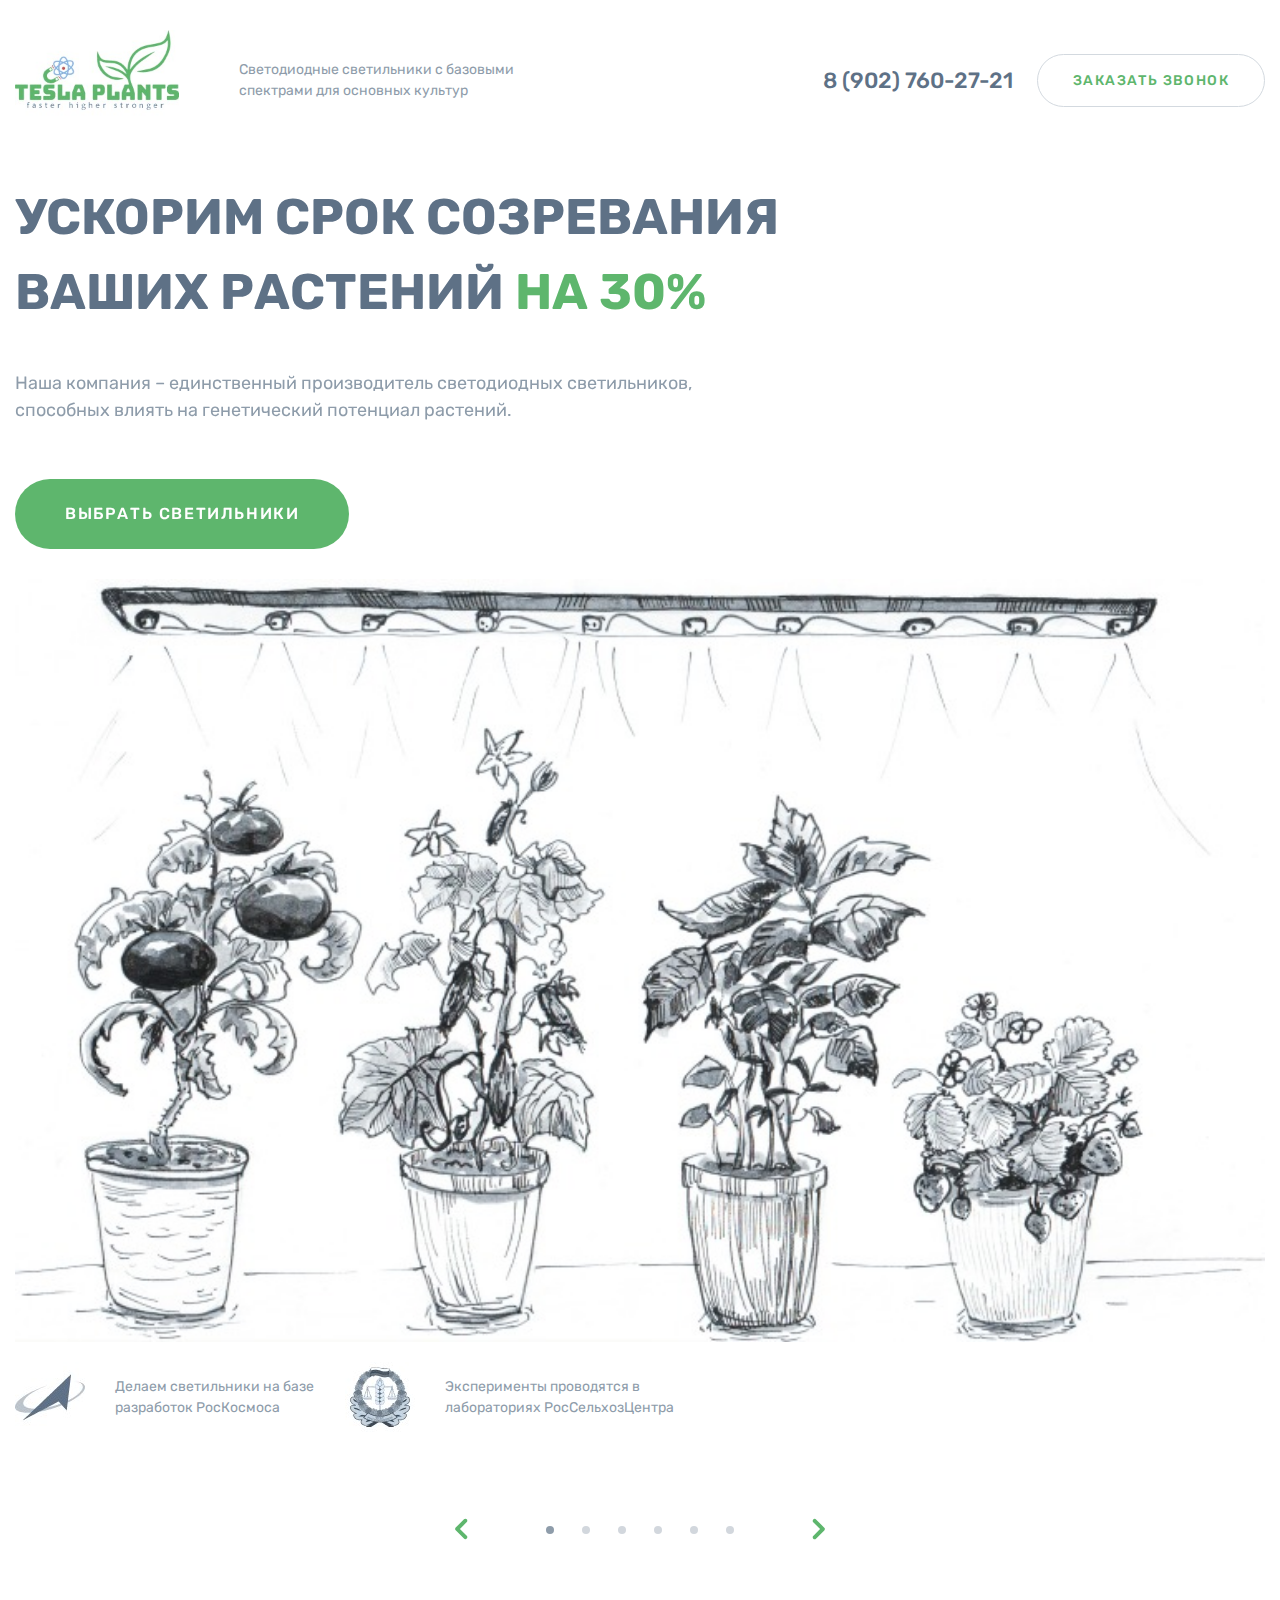
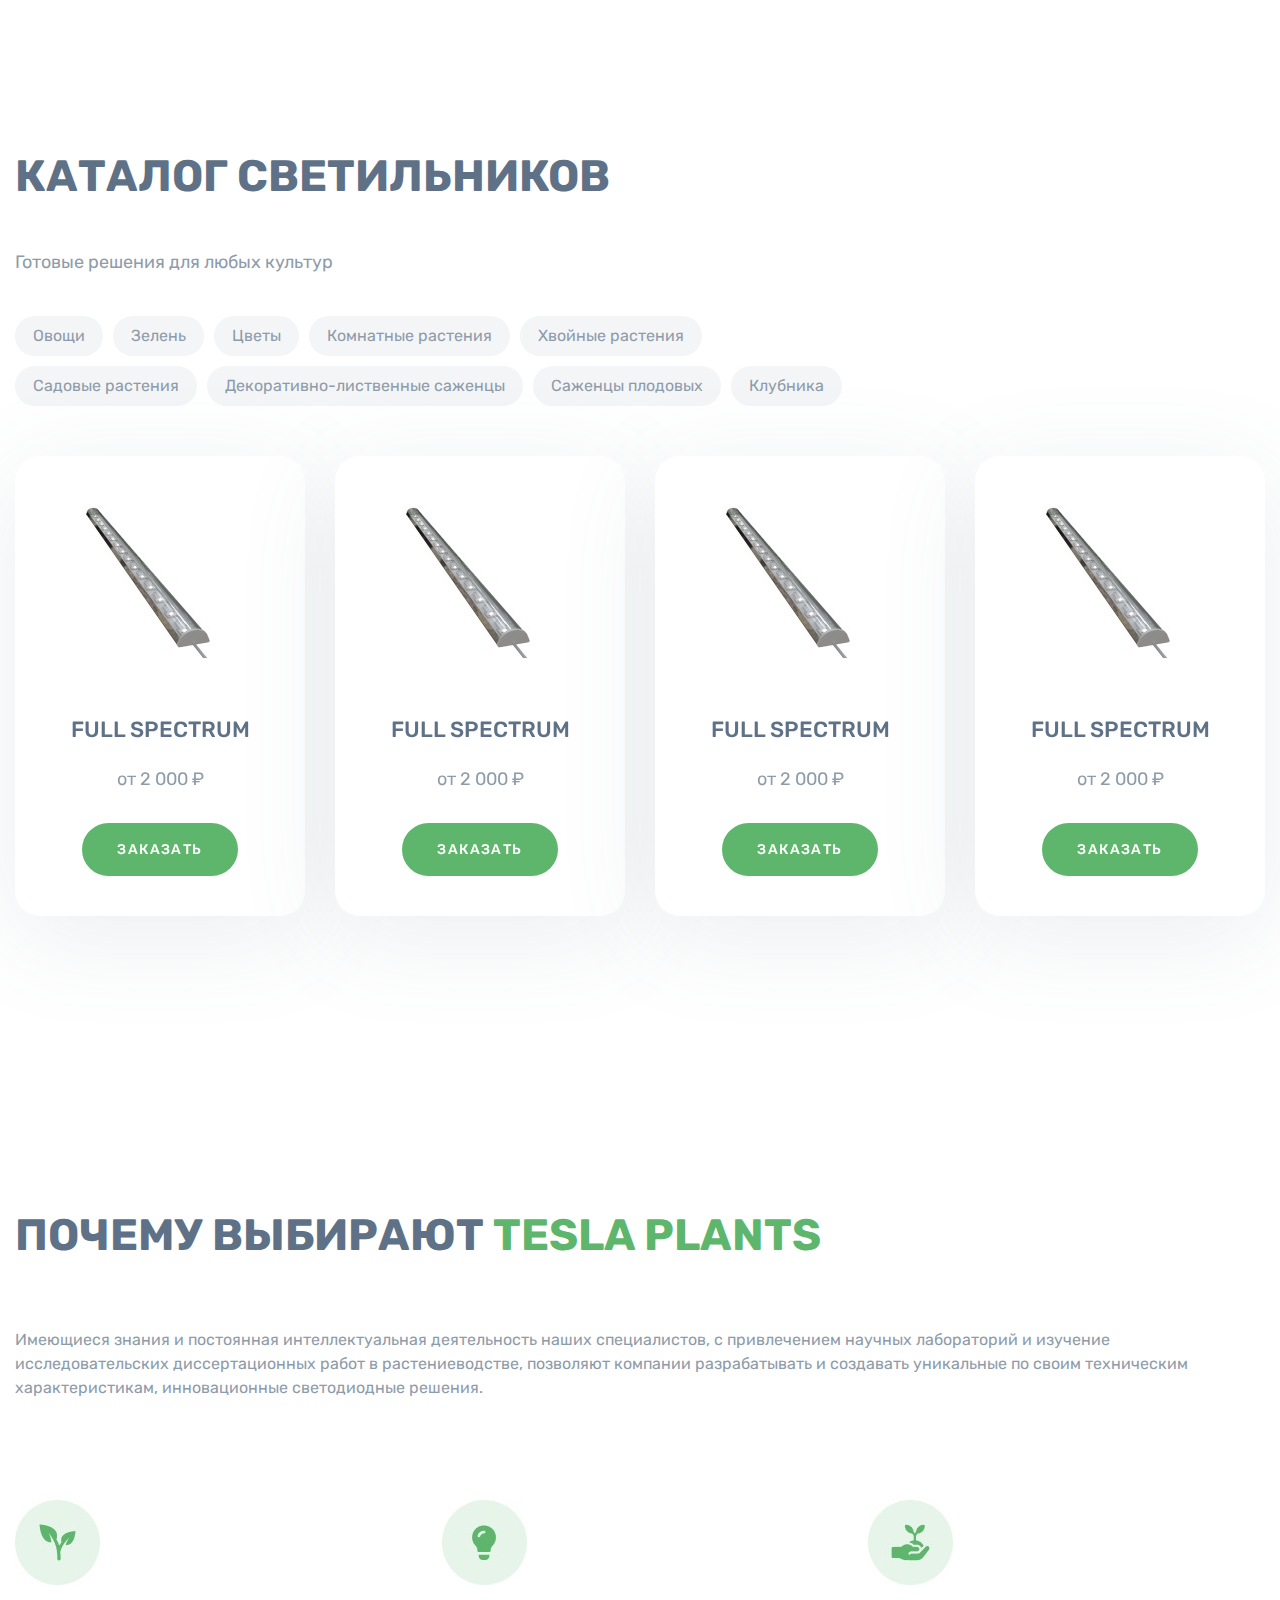
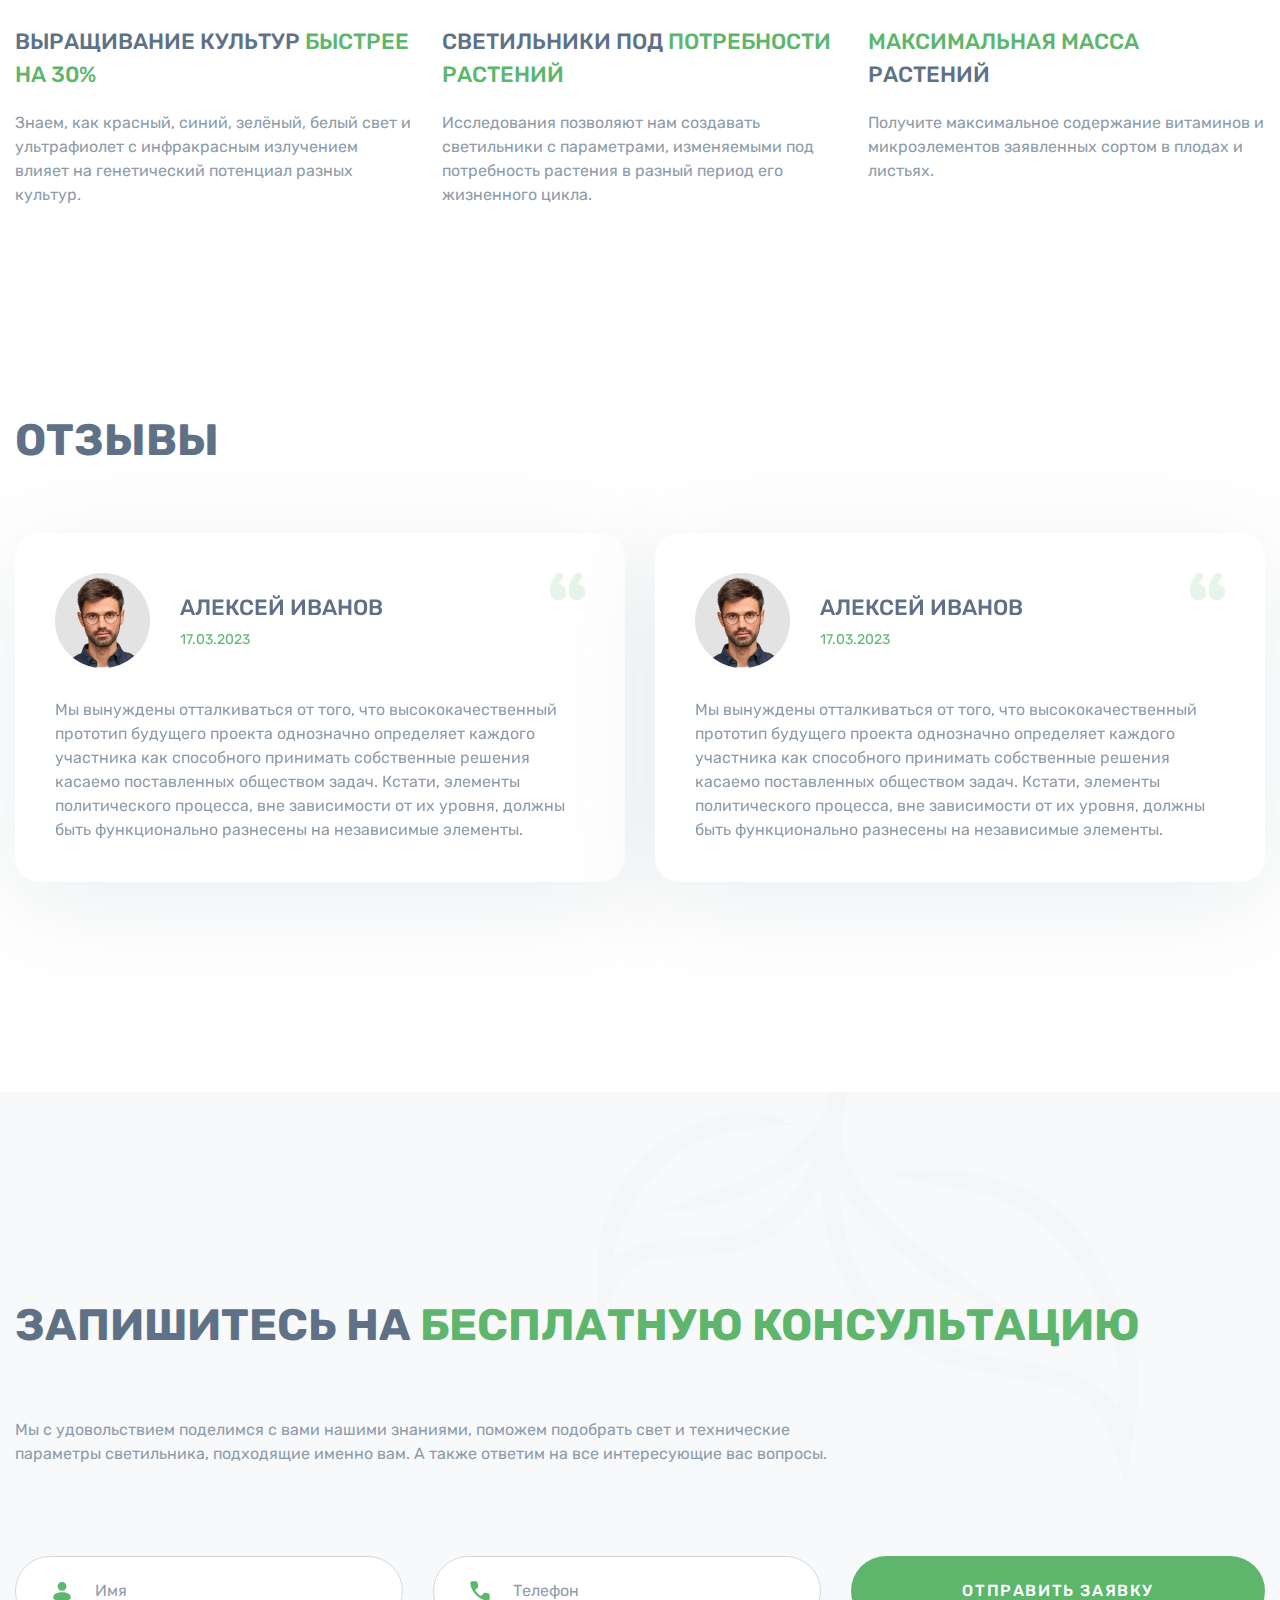
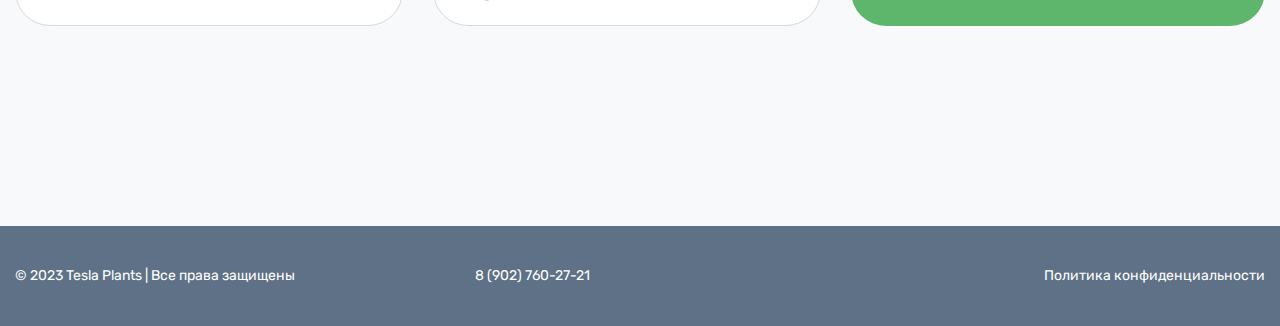
<file: index.html>
<!DOCTYPE html>
<html lang="en">
<head>
    <meta charset="UTF-8">
    <meta http-equiv="X-UA-Compatible" content="IE=edge">
    <meta name="viewport" content="width=device-width, initial-scale=1.0">
    <meta name="description" content="Светодиодные светильники с базовыми спектрами для основных культур">
    <link rel="stylesheet" href="https://cdn.jsdelivr.net/npm/swiper@9/swiper-bundle.min.css"/>
    <link rel="stylesheet" href="./css/style.css">
    <title>TeslaPlants</title>
</head>
<body>
    <div class="wrapper">
        <header id="ex1" class="header">
            <div class="container">
                <div class="header-row">
                    <div class="header-left">
                        <div class="header-logo">
                            <img src="./img/header-logo.webp" alt="TeslaPlants">
                        </div>
                        <div class="header-left-text">Светодиодные светильники с базовыми спектрами для основных культур</div>
                        <div class="header-left-text header-left-text-mini">Cветодиодные светильники <span>с базовыми спектрами</span></div>
                    </div>
                    <div class="header-right">
                        <a href="tel:8 (902) 760-27-21" class="header-right-tell">8 (902) 760-27-21</a>
                        <button id="1" class="header-btn _btn _pop-btn">Заказать звонок</button>
                    </div>
                </div>
            </div>
            <div class="header-right header-right-fix">
                <a href="tel:8 (902) 760-27-21" class="header-right-tell">8 (902) 760-27-21</a>
                <button id="1" class="header-btn _btn _pop-btn">Заказать звонок</button>
            </div>
        </header>
        <div data-id="#1" class="pop-up">
            <form action="#" class="pop-up-form">
                <div class="pop-up-title">Заказать звонок</div>
                <div class="pop-up-input">
                    <span>
                        <svg width="24" height="24" viewBox="0 0 24 24" fill="none" xmlns="http://www.w3.org/2000/svg">
                            <path d="M12 11.65C10.7167 11.65 9.66667 11.2417 8.85 10.425C8.03333 9.60834 7.625 8.55833 7.625 7.275C7.625 5.99167 8.03333 4.94167 8.85 4.125C9.66667 3.30833 10.7167 2.9 12 2.9C13.2833 2.9 14.3375 3.30833 15.1625 4.125C15.9875 4.94167 16.4 5.99167 16.4 7.275C16.4 8.55833 15.9875 9.60834 15.1625 10.425C14.3375 11.2417 13.2833 11.65 12 11.65ZM5.725 20.95C5.05833 20.95 4.5 20.7208 4.05 20.2625C3.6 19.8042 3.375 19.25 3.375 18.6V17.925C3.375 17.1917 3.5625 16.5458 3.9375 15.9875C4.3125 15.4292 4.80833 15.0083 5.425 14.725C6.575 14.2083 7.6875 13.8208 8.7625 13.5625C9.8375 13.3042 10.9167 13.175 12 13.175C13.1 13.175 14.1833 13.3083 15.25 13.575C16.3167 13.8417 17.4167 14.225 18.55 14.725C19.1833 14.9917 19.6917 15.4042 20.075 15.9625C20.4583 16.5208 20.65 17.175 20.65 17.925V18.6C20.65 19.25 20.4208 19.8042 19.9625 20.2625C19.5042 20.7208 18.9417 20.95 18.275 20.95H5.725Z" fill="#5EB66D"/>
                            </svg>
                            
                    </span>
                    <input placeholder="Имя" type="text" class="_input">
                </div>
                <div class="pop-up-input">
                    <span>
                        <svg width="24" height="24" viewBox="0 0 24 24" fill="none" xmlns="http://www.w3.org/2000/svg">
                            <path d="M19.9 21.575C17.7833 21.575 15.6833 21.0583 13.6 20.025C11.5167 18.9917 9.64167 17.6458 7.975 15.9875C6.30833 14.3292 4.95833 12.4542 3.925 10.3625C2.89167 8.27083 2.375 6.175 2.375 4.075C2.375 3.59167 2.54167 3.18333 2.875 2.85C3.20833 2.51667 3.61667 2.35 4.1 2.35H7.6C8.11667 2.35 8.5375 2.48333 8.8625 2.75C9.1875 3.01667 9.40833 3.40833 9.525 3.925L10.2 6.675C10.2833 7.125 10.275 7.5125 10.175 7.8375C10.075 8.1625 9.89167 8.44167 9.625 8.675L7 11.05C7.83333 12.3667 8.7375 13.5042 9.7125 14.4625C10.6875 15.4208 11.775 16.2333 12.975 16.9L15.475 14.375C15.775 14.075 16.0958 13.8708 16.4375 13.7625C16.7792 13.6542 17.1583 13.65 17.575 13.75L20.025 14.35C20.5417 14.4833 20.9375 14.7167 21.2125 15.05C21.4875 15.3833 21.625 15.8083 21.625 16.325V19.825C21.625 20.325 21.4583 20.7417 21.125 21.075C20.7917 21.4083 20.3833 21.575 19.9 21.575Z" fill="#5EB66D"/>
                            </svg>
                            
                    </span>
                    <input placeholder="Телефон" type="tel" class="_input">
                </div>
                <button class="pop-up-btn _btn-green">Заказать звонок</button>
                <div id="1" class="pop-up-close _pop-btn">
                    <svg width="18" height="18" viewBox="0 0 18 18" fill="none" xmlns="http://www.w3.org/2000/svg">
                        <path d="M8.99984 10.9784L3.06459 16.9137C2.78481 17.1934 2.45507 17.3333 2.07538 17.3333C1.69568 17.3333 1.36594 17.1934 1.08617 16.9137C0.806392 16.6339 0.666504 16.3041 0.666504 15.9244C0.666504 15.5448 0.806392 15.215 1.08617 14.9352L7.02142 8.99999L1.08617 3.06474C0.806392 2.78496 0.666504 2.45523 0.666504 2.07553C0.666504 1.69583 0.806392 1.3661 1.08617 1.08632C1.36594 0.806544 1.69568 0.666656 2.07538 0.666656C2.45507 0.666656 2.78481 0.806544 3.06459 1.08632L8.99984 7.02157L14.9351 1.08632C15.2149 0.806544 15.5446 0.666656 15.9243 0.666656C16.304 0.666656 16.6337 0.806544 16.9135 1.08632C17.1933 1.3661 17.3332 1.69583 17.3332 2.07553C17.3332 2.45523 17.1933 2.78496 16.9135 3.06474L10.9783 8.99999L16.9135 14.9352C17.1933 15.215 17.3332 15.5448 17.3332 15.9244C17.3332 16.3041 17.1933 16.6339 16.9135 16.9137C16.6337 17.1934 16.304 17.3333 15.9243 17.3333C15.5446 17.3333 15.2149 17.1934 14.9351 16.9137L8.99984 10.9784Z" fill="#D3D9DF"/>
                        </svg>
                        
                </div>
            </form>
            <div id="1" class="pop-up-global _pop-btn"></div>
        </div>
        <div data-id="#2" class="pop-up">
            <form action="#" class="pop-up-form">
                <div class="pop-up-title">Заказать Товар</div>
                <div class="pop-up-input">
                    <span>
                        <svg width="24" height="24" viewBox="0 0 24 24" fill="none" xmlns="http://www.w3.org/2000/svg">
                            <path d="M12 11.65C10.7167 11.65 9.66667 11.2417 8.85 10.425C8.03333 9.60834 7.625 8.55833 7.625 7.275C7.625 5.99167 8.03333 4.94167 8.85 4.125C9.66667 3.30833 10.7167 2.9 12 2.9C13.2833 2.9 14.3375 3.30833 15.1625 4.125C15.9875 4.94167 16.4 5.99167 16.4 7.275C16.4 8.55833 15.9875 9.60834 15.1625 10.425C14.3375 11.2417 13.2833 11.65 12 11.65ZM5.725 20.95C5.05833 20.95 4.5 20.7208 4.05 20.2625C3.6 19.8042 3.375 19.25 3.375 18.6V17.925C3.375 17.1917 3.5625 16.5458 3.9375 15.9875C4.3125 15.4292 4.80833 15.0083 5.425 14.725C6.575 14.2083 7.6875 13.8208 8.7625 13.5625C9.8375 13.3042 10.9167 13.175 12 13.175C13.1 13.175 14.1833 13.3083 15.25 13.575C16.3167 13.8417 17.4167 14.225 18.55 14.725C19.1833 14.9917 19.6917 15.4042 20.075 15.9625C20.4583 16.5208 20.65 17.175 20.65 17.925V18.6C20.65 19.25 20.4208 19.8042 19.9625 20.2625C19.5042 20.7208 18.9417 20.95 18.275 20.95H5.725Z" fill="#5EB66D"/>
                            </svg>
                            
                    </span>
                    <input placeholder="Имя" type="text" class="_input">
                </div>
                <div class="pop-up-input">
                    <span>
                        <svg width="24" height="24" viewBox="0 0 24 24" fill="none" xmlns="http://www.w3.org/2000/svg">
                            <path d="M19.9 21.575C17.7833 21.575 15.6833 21.0583 13.6 20.025C11.5167 18.9917 9.64167 17.6458 7.975 15.9875C6.30833 14.3292 4.95833 12.4542 3.925 10.3625C2.89167 8.27083 2.375 6.175 2.375 4.075C2.375 3.59167 2.54167 3.18333 2.875 2.85C3.20833 2.51667 3.61667 2.35 4.1 2.35H7.6C8.11667 2.35 8.5375 2.48333 8.8625 2.75C9.1875 3.01667 9.40833 3.40833 9.525 3.925L10.2 6.675C10.2833 7.125 10.275 7.5125 10.175 7.8375C10.075 8.1625 9.89167 8.44167 9.625 8.675L7 11.05C7.83333 12.3667 8.7375 13.5042 9.7125 14.4625C10.6875 15.4208 11.775 16.2333 12.975 16.9L15.475 14.375C15.775 14.075 16.0958 13.8708 16.4375 13.7625C16.7792 13.6542 17.1583 13.65 17.575 13.75L20.025 14.35C20.5417 14.4833 20.9375 14.7167 21.2125 15.05C21.4875 15.3833 21.625 15.8083 21.625 16.325V19.825C21.625 20.325 21.4583 20.7417 21.125 21.075C20.7917 21.4083 20.3833 21.575 19.9 21.575Z" fill="#5EB66D"/>
                            </svg>
                            
                    </span>
                    <input placeholder="Телефон" type="tel" class="_input">
                </div>
                <button class="pop-up-btn _btn-green">Заказать Товар</button>
                <div id="2" class="pop-up-close _pop-btn">
                    <svg width="18" height="18" viewBox="0 0 18 18" fill="none" xmlns="http://www.w3.org/2000/svg">
                        <path d="M8.99984 10.9784L3.06459 16.9137C2.78481 17.1934 2.45507 17.3333 2.07538 17.3333C1.69568 17.3333 1.36594 17.1934 1.08617 16.9137C0.806392 16.6339 0.666504 16.3041 0.666504 15.9244C0.666504 15.5448 0.806392 15.215 1.08617 14.9352L7.02142 8.99999L1.08617 3.06474C0.806392 2.78496 0.666504 2.45523 0.666504 2.07553C0.666504 1.69583 0.806392 1.3661 1.08617 1.08632C1.36594 0.806544 1.69568 0.666656 2.07538 0.666656C2.45507 0.666656 2.78481 0.806544 3.06459 1.08632L8.99984 7.02157L14.9351 1.08632C15.2149 0.806544 15.5446 0.666656 15.9243 0.666656C16.304 0.666656 16.6337 0.806544 16.9135 1.08632C17.1933 1.3661 17.3332 1.69583 17.3332 2.07553C17.3332 2.45523 17.1933 2.78496 16.9135 3.06474L10.9783 8.99999L16.9135 14.9352C17.1933 15.215 17.3332 15.5448 17.3332 15.9244C17.3332 16.3041 17.1933 16.6339 16.9135 16.9137C16.6337 17.1934 16.304 17.3333 15.9243 17.3333C15.5446 17.3333 15.2149 17.1934 14.9351 16.9137L8.99984 10.9784Z" fill="#D3D9DF"/>
                        </svg>
                        
                </div>
            </form>
            <div id="2" class="pop-up-global _pop-btn"></div>
        </div>
        <div class="navigation">
            <a href="tel:8 (902) 760-27-21" class="navigation-tell navigation-crug">
                <svg width="32" height="32" viewBox="0 0 32 32" fill="none" xmlns="http://www.w3.org/2000/svg">
                    <path d="M18.7 14.2666C18.2333 14.2666 17.85 14.1166 17.55 13.8166C17.25 13.5166 17.1 13.1443 17.1 12.6999V7.16655C17.1 6.811 17.2166 6.52766 17.45 6.31655C17.6833 6.10544 17.9666 5.99989 18.3 5.99989C18.6555 5.99989 18.9444 6.10544 19.1666 6.31655C19.3889 6.52766 19.5 6.811 19.5 7.16655V10.1999L26.4 3.33322C26.6222 3.08878 26.8944 2.96655 27.2166 2.96655C27.5389 2.96655 27.8222 3.08878 28.0666 3.33322C28.3111 3.57766 28.4333 3.86655 28.4333 4.19989C28.4333 4.53322 28.3111 4.811 28.0666 5.03322L21.2333 11.8999H24.2C24.5555 11.8999 24.8444 12.0054 25.0666 12.2166C25.2889 12.4277 25.4 12.711 25.4 13.0666C25.4 13.4221 25.2889 13.711 25.0666 13.9332C24.8444 14.1554 24.5555 14.2666 24.2 14.2666H18.7ZM26.5 28.7666C23.6777 28.7666 20.8777 28.0777 18.1 26.6999C15.3222 25.3221 12.8222 23.5277 10.6 21.3166C8.37774 19.1054 6.57775 16.6054 5.19997 13.8166C3.82219 11.0277 3.1333 8.23322 3.1333 5.43322C3.1333 4.78877 3.35552 4.24433 3.79997 3.79989C4.24441 3.35544 4.78886 3.13322 5.4333 3.13322H10.1C10.7889 3.13322 11.35 3.311 11.7833 3.66655C12.2166 4.02211 12.5111 4.54433 12.6666 5.23322L13.5666 8.89989C13.6777 9.49989 13.6666 10.0166 13.5333 10.4499C13.4 10.8832 13.1555 11.2554 12.8 11.5666L9.29997 14.7332C10.4111 16.4888 11.6166 18.0054 12.9166 19.2832C14.2166 20.561 15.6666 21.6443 17.2666 22.5332L20.6 19.1666C21 18.7666 21.4277 18.4943 21.8833 18.3499C22.3389 18.2054 22.8444 18.1999 23.4 18.3332L26.6666 19.1332C27.3555 19.311 27.8833 19.6221 28.25 20.0666C28.6166 20.511 28.8 21.0777 28.8 21.7666V26.4332C28.8 27.0999 28.5777 27.6554 28.1333 28.0999C27.6889 28.5443 27.1444 28.7666 26.5 28.7666Z" fill="white"/>
                    </svg>
                    
            </a>
            <a href="#ex1" class="navigation-top navigation-crug">
                <svg width="18" height="11" viewBox="0 0 18 11" fill="none" xmlns="http://www.w3.org/2000/svg">
                    <path d="M1.33352 10.1334C1.02241 9.82226 0.861295 9.45559 0.850184 9.03337C0.839073 8.61114 0.989073 8.24448 1.30018 7.93337L7.90018 1.33337C8.05574 1.17781 8.22796 1.06114 8.41685 0.983367C8.60574 0.905589 8.80018 0.866699 9.00019 0.866699C9.20018 0.866699 9.39463 0.905589 9.58352 0.983367C9.77241 1.06114 9.94463 1.17781 10.1002 1.33337L16.7002 7.90003C17.0113 8.21114 17.1669 8.58337 17.1669 9.0167C17.1669 9.45003 17.0113 9.81114 16.7002 10.1C16.3891 10.4111 16.0169 10.5667 15.5835 10.5667C15.1502 10.5667 14.778 10.4111 14.4669 10.1L9.00019 4.6667L3.53352 10.1667C3.24463 10.4778 2.88352 10.6278 2.45018 10.6167C2.01685 10.6056 1.64463 10.4445 1.33352 10.1334Z" fill="#5E7186"/>
                    </svg>
                    
            </a>
        </div>
        <main class="main">
            <section class="intro">
                <div class="container-right">
                    <div class="intro-row">
                        <div class="intro-body">
                            
                            <div class="intro-sliders">
                                <div class="swiper-wrapper">
                                    <div class="swiper-slide">
                                        <div class="intro-sliders-row">
                                            <div class="intro-content">
                                                <h1 class="intro-title">Ускорим срок созревания ваших растений <span>на 30%</span></h1>
                                                <div class="intro-text">Наша компания – единственный производитель светодиодных светильников, способных влиять на генетический потенциал растений.</div>
                                                <a href="#" class="intro-btn _btn">Выбрать светильники</a>
                                            </div>
                                            <div class="intro-img">
                                                <img width="754px" height="460px" src="./img/intro/img-fon.webp" alt="Ускорим срок созревания ваших растений на 30%">
                                            </div>
                                        </div>
                                    </div>
                                    <div class="swiper-slide">
                                        <div class="intro-sliders-row">
                                            <div class="intro-content">
                                                <h1 class="intro-title">Ускорим срок созревания ваших растений <span>на 30%</span></h1>
                                                <div class="intro-text">Наша компания – единственный производитель светодиодных светильников, способных влиять на генетический потенциал растений.</div>
                                                <a href="#" class="intro-btn _btn">Выбрать светильники</a>
                                            </div>
                                            <div class="intro-img">
                                                <img width="754px" height="460px" src="./img/intro/img-fon.webp" alt="Ускорим срок созревания ваших растений на 30%">
                                            </div>
                                        </div>
                                    </div>
                                    <div class="swiper-slide">
                                        <div class="intro-sliders-row">
                                            <div class="intro-content">
                                                <h1 class="intro-title">Ускорим срок созревания ваших растений <span>на 30%</span></h1>
                                                <div class="intro-text">Наша компания – единственный производитель светодиодных светильников, способных влиять на генетический потенциал растений.</div>
                                                <a href="#" class="intro-btn _btn">Выбрать светильники</a>
                                            </div>
                                            <div class="intro-img">
                                                <img width="754px" height="460px" src="./img/intro/img-fon.webp" alt="Ускорим срок созревания ваших растений на 30%">
                                            </div>
                                        </div>
                                    </div>
                                    <div class="swiper-slide">
                                        <div class="intro-sliders-row">
                                            <div class="intro-content">
                                                <h1 class="intro-title">Ускорим срок созревания ваших растений <span>на 30%</span></h1>
                                                <div class="intro-text">Наша компания – единственный производитель светодиодных светильников, способных влиять на генетический потенциал растений.</div>
                                                <a href="#" class="intro-btn _btn">Выбрать светильники</a>
                                            </div>
                                            <div class="intro-img">
                                                <img width="754px" height="460px" src="./img/intro/img-fon.webp" alt="Ускорим срок созревания ваших растений на 30%">
                                            </div>
                                        </div>
                                    </div>
                                    <div class="swiper-slide">
                                        <div class="intro-sliders-row">
                                            <div class="intro-content">
                                                <h1 class="intro-title">Ускорим срок созревания ваших растений <span>на 30%</span></h1>
                                                <div class="intro-text">Наша компания – единственный производитель светодиодных светильников, способных влиять на генетический потенциал растений.</div>
                                                <a href="#" class="intro-btn _btn">Выбрать светильники</a>
                                            </div>
                                            <div class="intro-img">
                                                <img width="754px" height="460px" src="./img/intro/img-fon.webp" alt="Ускорим срок созревания ваших растений на 30%">
                                            </div>
                                        </div>
                                    </div>
                                    <div class="swiper-slide">
                                        <div class="intro-sliders-row">
                                            <div class="intro-content">
                                                <h1 class="intro-title">Ускорим срок созревания ваших растений <span>на 30%</span></h1>
                                                <div class="intro-text">Наша компания – единственный производитель светодиодных светильников, способных влиять на генетический потенциал растений.</div>
                                                <a href="#" class="intro-btn _btn">Выбрать светильники</a>
                                            </div>
                                            <div class="intro-img">
                                                <img width="754px" height="460px" src="./img/intro/img-fon.webp" alt="Ускорим срок созревания ваших растений на 30%">
                                            </div>
                                        </div>
                                    </div>
                                </div>
                            </div>
                            <div class="intro-boxs">
                                <div class="intro-box">
                                    <div class="intro-box-img">
                                        <img src="./img/intro/img-one.webp" alt="Делаем светильники на базе разработок РосКосмоса">
                                    </div>
                                    <div class="intro-box-text">Делаем светильники на базе разработок РосКосмоса</div>
                                </div>
                                <div class="intro-box">
                                    <div class="intro-box-img">
                                        <img src="./img/intro/img-two.webp" alt="Эксперименты проводятся в лабораториях РосСельхозЦентра">
                                    </div>
                                    <div class="intro-box-text">Эксперименты проводятся в лабораториях РосСельхозЦентра</div>
                                </div>
                            </div>
                        </div>
                    </div>
                </div>
                <div class="container">
                    <div class="intro-sliders-navigation">
                        <div class="intro-button-prev">
                            <svg width="13" height="22" viewBox="0 0 13 22" fill="none" xmlns="http://www.w3.org/2000/svg">
                                <path d="M11.7502 20.5833C12.1113 20.1667 12.2988 19.6944 12.3127 19.1667C12.3266 18.6389 12.1391 18.1806 11.7502 17.7917L4.91687 10.9583L11.7919 4.08333C12.153 3.72222 12.3266 3.25694 12.3127 2.6875C12.2988 2.11806 12.1113 1.65278 11.7502 1.29167C11.3335 0.875001 10.8683 0.673612 10.3544 0.687501C9.84048 0.70139 9.38909 0.902779 9.0002 1.29167L0.708537 9.58333C0.514093 9.77778 0.36826 9.99306 0.271038 10.2292C0.173816 10.4653 0.125205 10.7083 0.125205 10.9583C0.125205 11.2083 0.173816 11.4514 0.271038 11.6875C0.36826 11.9236 0.514093 12.1389 0.708537 12.3333L8.95854 20.5833C9.34743 20.9722 9.80576 21.1597 10.3335 21.1458C10.8613 21.1319 11.3335 20.9444 11.7502 20.5833Z" fill="#5EB66D"/>
                                </svg>
                                
                        </div>
                        <div class="intro-pagination pagination"></div>
                        <div class="intro-button-next">
                            <svg width="13" height="22" viewBox="0 0 13 22" fill="none" xmlns="http://www.w3.org/2000/svg">
                                <path d="M1.2498 1.41667C0.888685 1.83333 0.701184 2.30556 0.687295 2.83333C0.673406 3.36111 0.860907 3.81944 1.2498 4.20833L8.08313 11.0417L1.20813 17.9167C0.847017 18.2778 0.673406 18.7431 0.687295 19.3125C0.701184 19.8819 0.888685 20.3472 1.2498 20.7083C1.66646 21.125 2.13174 21.3264 2.64563 21.3125C3.15952 21.2986 3.61091 21.0972 3.9998 20.7083L12.2915 12.4167C12.4859 12.2222 12.6317 12.0069 12.729 11.7708C12.8262 11.5347 12.8748 11.2917 12.8748 11.0417C12.8748 10.7917 12.8262 10.5486 12.729 10.3125C12.6317 10.0764 12.4859 9.86111 12.2915 9.66667L4.04146 1.41667C3.65257 1.02778 3.19424 0.840279 2.66646 0.854166C2.13868 0.868055 1.66646 1.05556 1.2498 1.41667Z" fill="#5EB66D"/>
                                </svg>
                                
                        </div>
                    </div>
                </div>
            </section>
            <section class="catalog">
                <div class="container">
                    <div class="catalog-content">
                        <h2 class="catalog-title _title">Каталог светильников</h2>
                        <div class="catalog-text _text">Готовые решения для любых культур</div>
                        <div class="catalog-items">
                            <div class="catalog-item _text-mini">Овощи
                                <span>
                                    <svg width="10" height="10" viewBox="0 0 10 10" fill="none" xmlns="http://www.w3.org/2000/svg">
                                    <path d="M5 6.18705L1.43885 9.7482C1.27098 9.91607 1.07314 10 0.845324 10C0.617506 10 0.419664 9.91607 0.251798 9.7482C0.0839328 9.58034 0 9.38249 0 9.15468C0 8.92686 0.0839328 8.72902 0.251798 8.56115L3.81295 5L0.251798 1.43885C0.0839328 1.27098 0 1.07314 0 0.845324C0 0.617506 0.0839328 0.419664 0.251798 0.251798C0.419664 0.0839328 0.617506 0 0.845324 0C1.07314 0 1.27098 0.0839328 1.43885 0.251798L5 3.81295L8.56115 0.251798C8.72902 0.0839328 8.92686 0 9.15468 0C9.38249 0 9.58034 0.0839328 9.7482 0.251798C9.91607 0.419664 10 0.617506 10 0.845324C10 1.07314 9.91607 1.27098 9.7482 1.43885L6.18705 5L9.7482 8.56115C9.91607 8.72902 10 8.92686 10 9.15468C10 9.38249 9.91607 9.58034 9.7482 9.7482C9.58034 9.91607 9.38249 10 9.15468 10C8.92686 10 8.72902 9.91607 8.56115 9.7482L5 6.18705Z" fill="white"/>
                                    </svg>
                                </span>
                            </div>
                            <div class="catalog-item _text-mini">Зелень
                                <span>
                                    <svg width="10" height="10" viewBox="0 0 10 10" fill="none" xmlns="http://www.w3.org/2000/svg">
                                    <path d="M5 6.18705L1.43885 9.7482C1.27098 9.91607 1.07314 10 0.845324 10C0.617506 10 0.419664 9.91607 0.251798 9.7482C0.0839328 9.58034 0 9.38249 0 9.15468C0 8.92686 0.0839328 8.72902 0.251798 8.56115L3.81295 5L0.251798 1.43885C0.0839328 1.27098 0 1.07314 0 0.845324C0 0.617506 0.0839328 0.419664 0.251798 0.251798C0.419664 0.0839328 0.617506 0 0.845324 0C1.07314 0 1.27098 0.0839328 1.43885 0.251798L5 3.81295L8.56115 0.251798C8.72902 0.0839328 8.92686 0 9.15468 0C9.38249 0 9.58034 0.0839328 9.7482 0.251798C9.91607 0.419664 10 0.617506 10 0.845324C10 1.07314 9.91607 1.27098 9.7482 1.43885L6.18705 5L9.7482 8.56115C9.91607 8.72902 10 8.92686 10 9.15468C10 9.38249 9.91607 9.58034 9.7482 9.7482C9.58034 9.91607 9.38249 10 9.15468 10C8.92686 10 8.72902 9.91607 8.56115 9.7482L5 6.18705Z" fill="white"/>
                                    </svg>
                                </span>
                            </div>
                            <div class="catalog-item _text-mini">Цветы
                                <span>
                                    <svg width="10" height="10" viewBox="0 0 10 10" fill="none" xmlns="http://www.w3.org/2000/svg">
                                    <path d="M5 6.18705L1.43885 9.7482C1.27098 9.91607 1.07314 10 0.845324 10C0.617506 10 0.419664 9.91607 0.251798 9.7482C0.0839328 9.58034 0 9.38249 0 9.15468C0 8.92686 0.0839328 8.72902 0.251798 8.56115L3.81295 5L0.251798 1.43885C0.0839328 1.27098 0 1.07314 0 0.845324C0 0.617506 0.0839328 0.419664 0.251798 0.251798C0.419664 0.0839328 0.617506 0 0.845324 0C1.07314 0 1.27098 0.0839328 1.43885 0.251798L5 3.81295L8.56115 0.251798C8.72902 0.0839328 8.92686 0 9.15468 0C9.38249 0 9.58034 0.0839328 9.7482 0.251798C9.91607 0.419664 10 0.617506 10 0.845324C10 1.07314 9.91607 1.27098 9.7482 1.43885L6.18705 5L9.7482 8.56115C9.91607 8.72902 10 8.92686 10 9.15468C10 9.38249 9.91607 9.58034 9.7482 9.7482C9.58034 9.91607 9.38249 10 9.15468 10C8.92686 10 8.72902 9.91607 8.56115 9.7482L5 6.18705Z" fill="white"/>
                                    </svg>
                                </span>
                            </div>
                            <div class="catalog-item _text-mini">Комнатные растения
                                <span>
                                    <svg width="10" height="10" viewBox="0 0 10 10" fill="none" xmlns="http://www.w3.org/2000/svg">
                                    <path d="M5 6.18705L1.43885 9.7482C1.27098 9.91607 1.07314 10 0.845324 10C0.617506 10 0.419664 9.91607 0.251798 9.7482C0.0839328 9.58034 0 9.38249 0 9.15468C0 8.92686 0.0839328 8.72902 0.251798 8.56115L3.81295 5L0.251798 1.43885C0.0839328 1.27098 0 1.07314 0 0.845324C0 0.617506 0.0839328 0.419664 0.251798 0.251798C0.419664 0.0839328 0.617506 0 0.845324 0C1.07314 0 1.27098 0.0839328 1.43885 0.251798L5 3.81295L8.56115 0.251798C8.72902 0.0839328 8.92686 0 9.15468 0C9.38249 0 9.58034 0.0839328 9.7482 0.251798C9.91607 0.419664 10 0.617506 10 0.845324C10 1.07314 9.91607 1.27098 9.7482 1.43885L6.18705 5L9.7482 8.56115C9.91607 8.72902 10 8.92686 10 9.15468C10 9.38249 9.91607 9.58034 9.7482 9.7482C9.58034 9.91607 9.38249 10 9.15468 10C8.92686 10 8.72902 9.91607 8.56115 9.7482L5 6.18705Z" fill="white"/>
                                    </svg>
                                </span>
                            </div>
                            <div class="catalog-item _text-mini">Хвойные растения
                                <span>
                                    <svg width="10" height="10" viewBox="0 0 10 10" fill="none" xmlns="http://www.w3.org/2000/svg">
                                    <path d="M5 6.18705L1.43885 9.7482C1.27098 9.91607 1.07314 10 0.845324 10C0.617506 10 0.419664 9.91607 0.251798 9.7482C0.0839328 9.58034 0 9.38249 0 9.15468C0 8.92686 0.0839328 8.72902 0.251798 8.56115L3.81295 5L0.251798 1.43885C0.0839328 1.27098 0 1.07314 0 0.845324C0 0.617506 0.0839328 0.419664 0.251798 0.251798C0.419664 0.0839328 0.617506 0 0.845324 0C1.07314 0 1.27098 0.0839328 1.43885 0.251798L5 3.81295L8.56115 0.251798C8.72902 0.0839328 8.92686 0 9.15468 0C9.38249 0 9.58034 0.0839328 9.7482 0.251798C9.91607 0.419664 10 0.617506 10 0.845324C10 1.07314 9.91607 1.27098 9.7482 1.43885L6.18705 5L9.7482 8.56115C9.91607 8.72902 10 8.92686 10 9.15468C10 9.38249 9.91607 9.58034 9.7482 9.7482C9.58034 9.91607 9.38249 10 9.15468 10C8.92686 10 8.72902 9.91607 8.56115 9.7482L5 6.18705Z" fill="white"/>
                                    </svg>
                                </span>
                            </div>
                            <div class="catalog-item _text-mini">Садовые растения
                                <span>
                                    <svg width="10" height="10" viewBox="0 0 10 10" fill="none" xmlns="http://www.w3.org/2000/svg">
                                    <path d="M5 6.18705L1.43885 9.7482C1.27098 9.91607 1.07314 10 0.845324 10C0.617506 10 0.419664 9.91607 0.251798 9.7482C0.0839328 9.58034 0 9.38249 0 9.15468C0 8.92686 0.0839328 8.72902 0.251798 8.56115L3.81295 5L0.251798 1.43885C0.0839328 1.27098 0 1.07314 0 0.845324C0 0.617506 0.0839328 0.419664 0.251798 0.251798C0.419664 0.0839328 0.617506 0 0.845324 0C1.07314 0 1.27098 0.0839328 1.43885 0.251798L5 3.81295L8.56115 0.251798C8.72902 0.0839328 8.92686 0 9.15468 0C9.38249 0 9.58034 0.0839328 9.7482 0.251798C9.91607 0.419664 10 0.617506 10 0.845324C10 1.07314 9.91607 1.27098 9.7482 1.43885L6.18705 5L9.7482 8.56115C9.91607 8.72902 10 8.92686 10 9.15468C10 9.38249 9.91607 9.58034 9.7482 9.7482C9.58034 9.91607 9.38249 10 9.15468 10C8.92686 10 8.72902 9.91607 8.56115 9.7482L5 6.18705Z" fill="white"/>
                                    </svg>
                                </span>
                            </div>
                            <div class="catalog-item _text-mini">Декоративно-лиственные саженцы
                                <span>
                                    <svg width="10" height="10" viewBox="0 0 10 10" fill="none" xmlns="http://www.w3.org/2000/svg">
                                    <path d="M5 6.18705L1.43885 9.7482C1.27098 9.91607 1.07314 10 0.845324 10C0.617506 10 0.419664 9.91607 0.251798 9.7482C0.0839328 9.58034 0 9.38249 0 9.15468C0 8.92686 0.0839328 8.72902 0.251798 8.56115L3.81295 5L0.251798 1.43885C0.0839328 1.27098 0 1.07314 0 0.845324C0 0.617506 0.0839328 0.419664 0.251798 0.251798C0.419664 0.0839328 0.617506 0 0.845324 0C1.07314 0 1.27098 0.0839328 1.43885 0.251798L5 3.81295L8.56115 0.251798C8.72902 0.0839328 8.92686 0 9.15468 0C9.38249 0 9.58034 0.0839328 9.7482 0.251798C9.91607 0.419664 10 0.617506 10 0.845324C10 1.07314 9.91607 1.27098 9.7482 1.43885L6.18705 5L9.7482 8.56115C9.91607 8.72902 10 8.92686 10 9.15468C10 9.38249 9.91607 9.58034 9.7482 9.7482C9.58034 9.91607 9.38249 10 9.15468 10C8.92686 10 8.72902 9.91607 8.56115 9.7482L5 6.18705Z" fill="white"/>
                                    </svg>
                                </span>
                            </div>
                            <div class="catalog-item _text-mini">Саженцы плодовых
                                <span>
                                    <svg width="10" height="10" viewBox="0 0 10 10" fill="none" xmlns="http://www.w3.org/2000/svg">
                                    <path d="M5 6.18705L1.43885 9.7482C1.27098 9.91607 1.07314 10 0.845324 10C0.617506 10 0.419664 9.91607 0.251798 9.7482C0.0839328 9.58034 0 9.38249 0 9.15468C0 8.92686 0.0839328 8.72902 0.251798 8.56115L3.81295 5L0.251798 1.43885C0.0839328 1.27098 0 1.07314 0 0.845324C0 0.617506 0.0839328 0.419664 0.251798 0.251798C0.419664 0.0839328 0.617506 0 0.845324 0C1.07314 0 1.27098 0.0839328 1.43885 0.251798L5 3.81295L8.56115 0.251798C8.72902 0.0839328 8.92686 0 9.15468 0C9.38249 0 9.58034 0.0839328 9.7482 0.251798C9.91607 0.419664 10 0.617506 10 0.845324C10 1.07314 9.91607 1.27098 9.7482 1.43885L6.18705 5L9.7482 8.56115C9.91607 8.72902 10 8.92686 10 9.15468C10 9.38249 9.91607 9.58034 9.7482 9.7482C9.58034 9.91607 9.38249 10 9.15468 10C8.92686 10 8.72902 9.91607 8.56115 9.7482L5 6.18705Z" fill="white"/>
                                    </svg>
                                </span>
                            </div>
                            <div class="catalog-item _text-mini">Клубника
                                <span>
                                    <svg width="10" height="10" viewBox="0 0 10 10" fill="none" xmlns="http://www.w3.org/2000/svg">
                                    <path d="M5 6.18705L1.43885 9.7482C1.27098 9.91607 1.07314 10 0.845324 10C0.617506 10 0.419664 9.91607 0.251798 9.7482C0.0839328 9.58034 0 9.38249 0 9.15468C0 8.92686 0.0839328 8.72902 0.251798 8.56115L3.81295 5L0.251798 1.43885C0.0839328 1.27098 0 1.07314 0 0.845324C0 0.617506 0.0839328 0.419664 0.251798 0.251798C0.419664 0.0839328 0.617506 0 0.845324 0C1.07314 0 1.27098 0.0839328 1.43885 0.251798L5 3.81295L8.56115 0.251798C8.72902 0.0839328 8.92686 0 9.15468 0C9.38249 0 9.58034 0.0839328 9.7482 0.251798C9.91607 0.419664 10 0.617506 10 0.845324C10 1.07314 9.91607 1.27098 9.7482 1.43885L6.18705 5L9.7482 8.56115C9.91607 8.72902 10 8.92686 10 9.15468C10 9.38249 9.91607 9.58034 9.7482 9.7482C9.58034 9.91607 9.38249 10 9.15468 10C8.92686 10 8.72902 9.91607 8.56115 9.7482L5 6.18705Z" fill="white"/>
                                    </svg>
                                </span>
                            </div>
                        </div>
                    </div>
                    
                </div>
                <div class="container-catalog">
                    <div class="catalog-body">
                        <div class="catalog-row">
                            <div class="catalog-sliders">
                                <div class="swiper-wrapper">
                                    <div class="swiper-slide">
                                        <div class="catalog-towar">
                                            <div class="catalog-towar-img">
                                                <img width="220px" height="177px" src="./img/catalog/towar-one.webp" alt="FULL spectrum">
                                            </div>
                                            <div class="catalog-towar-name">FULL spectrum</div>
                                            <div class="catalog-towar-price">от 2 000 ₽</div>
                                            <a id="2" href="#" class="catalog-towar-link _btn _pop-btn">Заказать</a>
                                        </div>
                                    </div>
                                    <div class="swiper-slide">
                                        <div class="catalog-towar">
                                            <div class="catalog-towar-img">
                                                <img width="220px" height="177px" src="./img/catalog/towar-one.webp" alt="FULL spectrum">
                                            </div>
                                            <div class="catalog-towar-name">FULL spectrum</div>
                                            <div class="catalog-towar-price">от 2 000 ₽</div>
                                            <a id="2" href="#" class="catalog-towar-link _btn _pop-btn">Заказать</a>
                                        </div>
                                    </div>
                                    <div class="swiper-slide">
                                        <div class="catalog-towar">
                                            <div class="catalog-towar-img">
                                                <img width="220px" height="177px" src="./img/catalog/towar-one.webp" alt="FULL spectrum">
                                            </div>
                                            <div class="catalog-towar-name">FULL spectrum</div>
                                            <div class="catalog-towar-price">от 2 000 ₽</div>
                                            <a id="2" href="#" class="catalog-towar-link _btn _pop-btn">Заказать</a>
                                        </div>
                                    </div>
                                    <div class="swiper-slide">
                                        <div class="catalog-towar">
                                            <div class="catalog-towar-img">
                                                <img width="220px" height="177px" src="./img/catalog/towar-one.webp" alt="FULL spectrum">
                                            </div>
                                            <div class="catalog-towar-name">FULL spectrum</div>
                                            <div class="catalog-towar-price">от 2 000 ₽</div>
                                            <a id="2" href="#" class="catalog-towar-link _btn _pop-btn">Заказать</a>
                                        </div>
                                    </div>
                                    <div class="swiper-slide">
                                        <div class="catalog-towar">
                                            <div class="catalog-towar-img">
                                                <img width="220px" height="177px" src="./img/catalog/towar-one.webp" alt="FULL spectrum">
                                            </div>
                                            <div class="catalog-towar-name">FULL spectrum</div>
                                            <div class="catalog-towar-price">от 2 000 ₽</div>
                                            <a id="2" href="#" class="catalog-towar-link _btn _pop-btn">Заказать</a>
                                        </div>
                                    </div>
                                    <div class="swiper-slide">
                                        <div class="catalog-towar">
                                            <div class="catalog-towar-img">
                                                <img width="220px" height="177px" src="./img/catalog/towar-one.webp" alt="FULL spectrum">
                                            </div>
                                            <div class="catalog-towar-name">FULL spectrum</div>
                                            <div class="catalog-towar-price">от 2 000 ₽</div>
                                            <a id="2" href="#" class="catalog-towar-link _btn _pop-btn">Заказать</a>
                                        </div>
                                    </div>
                                    <div class="swiper-slide">
                                        <div class="catalog-towar">
                                            <div class="catalog-towar-img">
                                                <img width="220px" height="177px" src="./img/catalog/towar-one.webp" alt="FULL spectrum">
                                            </div>
                                            <div class="catalog-towar-name">FULL spectrum</div>
                                            <div class="catalog-towar-price">от 2 000 ₽</div>
                                            <a id="2" href="#" class="catalog-towar-link _btn _pop-btn">Заказать</a>
                                        </div>
                                    </div>
                                    <div class="swiper-slide">
                                        <div class="catalog-towar">
                                            <div class="catalog-towar-img">
                                                <img width="220px" height="177px" src="./img/catalog/towar-one.webp" alt="FULL spectrum">
                                            </div>
                                            <div class="catalog-towar-name">FULL spectrum</div>
                                            <div class="catalog-towar-price">от 2 000 ₽</div>
                                            <a id="2" href="#" class="catalog-towar-link _btn _pop-btn">Заказать</a>
                                        </div>
                                    </div>
                                    <div class="swiper-slide">
                                        <div class="catalog-towar">
                                            <div class="catalog-towar-img">
                                                <img width="220px" height="177px" src="./img/catalog/towar-one.webp" alt="FULL spectrum">
                                            </div>
                                            <div class="catalog-towar-name">FULL spectrum</div>
                                            <div class="catalog-towar-price">от 2 000 ₽</div>
                                            <a id="2" href="#" class="catalog-towar-link _btn _pop-btn">Заказать</a>
                                        </div>
                                    </div>
                                </div>
                            </div>
                        </div>
                        <div class="intro-sliders-navigation">
                            <div class="catalog-button-prev">
                                <svg width="16" height="26" viewBox="0 0 16 26" fill="none" xmlns="http://www.w3.org/2000/svg">
                                    <path d="M15.1875 24.9792C15.6389 24.4583 15.8733 23.868 15.8906 23.2083C15.908 22.5486 15.6736 21.9757 15.1875 21.4896L6.64585 12.9479L15.2396 4.35415C15.691 3.90276 15.908 3.32117 15.8906 2.60936C15.8733 1.89755 15.6389 1.31596 15.1875 0.864569C14.6667 0.343736 14.0851 0.0919994 13.4427 0.109361C12.8004 0.126722 12.2361 0.378458 11.75 0.864569L1.38543 11.2292C1.14237 11.4722 0.960081 11.7413 0.838553 12.0364C0.717026 12.3316 0.656262 12.6354 0.656262 12.9479C0.656262 13.2604 0.717026 13.5642 0.838553 13.8594C0.960081 14.1545 1.14237 14.4236 1.38543 14.6667L11.6979 24.9792C12.184 25.4653 12.757 25.6996 13.4167 25.6823C14.0764 25.6649 14.6667 25.4305 15.1875 24.9792Z" fill="#B0BAC4"/>
                                    </svg>
                                    
                                    
                            </div>
                            <div class="catalog-pagination pagination"></div>
                            <div class="catalog-button-next">
                                <svg width="16" height="26" viewBox="0 0 16 26" fill="none" xmlns="http://www.w3.org/2000/svg">
                                    <path d="M0.812489 1.02085C0.3611 1.54168 0.126724 2.13196 0.109363 2.79168C0.0920018 3.4514 0.326378 4.02432 0.812489 4.51043L9.35415 13.0521L0.760405 21.6458C0.309016 22.0972 0.0920018 22.6788 0.109363 23.3906C0.126724 24.1024 0.3611 24.684 0.812489 25.1354C1.33332 25.6563 1.91492 25.908 2.55728 25.8906C3.19964 25.8733 3.76388 25.6215 4.24999 25.1354L14.6146 14.7708C14.8576 14.5278 15.0399 14.2587 15.1614 13.9636C15.283 13.6684 15.3437 13.3646 15.3437 13.0521C15.3437 12.7396 15.283 12.4358 15.1614 12.1406C15.0399 11.8455 14.8576 11.5764 14.6146 11.3333L4.30207 1.02085C3.81596 0.534737 3.24304 0.300364 2.58332 0.317724C1.9236 0.335085 1.33332 0.56946 0.812489 1.02085Z" fill="#B0BAC4"/>
                                    </svg>
                                    
                                    
                            </div>
                        </div>
                        
                    </div>
                </div>
            </section>
            <section class="about">
                <div class="container">
                    <div class="about-row">
                        <h2 class="about-title _title">Почему выбирают <span>Tesla Plants</span></h2>
                        <div class="about-text _text-mini">Имеющиеся знания и постоянная интеллектуальная деятельность наших специалистов, с привлечением научных лабораторий и изучение исследовательских диссертационных работ в растениеводстве, позволяют компании разрабатывать и создавать уникальные по своим техническим характеристикам, инновационные светодиодные решения.</div>
                        <div class="about-blocks">
                            <div class="about-block">
                                <div class="about-img">
                                    <img src="./img/about/img-one.webp" alt="Выращивание культур быстрее на 30%">
                                </div>
                                <div class="about-block-title">Выращивание культур <span>быстрее на 30%</span></div>
                                <div class="about-block-text _text-mini">Знаем, как красный, синий, зелёный, белый свет и ультрафиолет с инфракрасным излучением влияет на генетический потенциал разных культур.</div>
                            </div>
                            <div class="about-block">
                                <div class="about-img">
                                    <img src="./img/about/img-two.webp" alt="Светильники под потребности растений">
                                </div>
                                <div class="about-block-title">Светильники под <span>потребности растений</span></div>
                                <div class="about-block-text _text-mini">Исследования позволяют нам создавать светильники с параметрами, изменяемыми под потребность растения в разный период его жизненного цикла.</div>
                            </div>
                            <div class="about-block">
                                <div class="about-img">
                                    <img src="./img/about/img-three.webp" alt="Максимальная масса растений">
                                </div>
                                <div class="about-block-title"><span>Максимальная масса</span> растений</div>
                                <div class="about-block-text _text-mini">Получите максимальное содержание витаминов и микроэлементов заявленных сортом в плодах и листьях.</div>
                            </div>
                        </div>
                    </div>
                </div>
            </section>
            <section class="reviews">
                <div class="container">
                    <div class="reviews-row">
                        <h2 class="reviews-title">Отзывы</h2>
                        <div class="reviews-block">
                            <div class="reviews-body">
                                <div class="reviews-sliders">
                                    <div class="swiper-wrapper">
                                        <div class="swiper-slide">
                                            <div class="reviews-item">
                                                <div class="reviews-top">
                                                    <div class="reviews-img">
                                                        <img src="./img/reviews/img-one.webp" alt="Алексей иванов">
                                                    </div>
                                                    <div class="reviews-texts">
                                                        <div class="reviews-name">Алексей иванов</div>
                                                        <div class="reviews-date">17.03.2023</div>
                                                    </div>
                                                </div>
                                                <div class="reviews-text _text-mini">
                                                    Мы вынуждены отталкиваться от того, что высококачественный прототип будущего проекта однозначно определяет каждого участника как способного принимать собственные решения касаемо поставленных обществом задач. Кстати, элементы политического процесса, вне зависимости от их уровня, должны быть функционально разнесены на независимые элементы.
                                                </div>
                                                <img src="./img/reviews/item.webp" alt="points" class="reviews-imgs">
                                            </div>
                                        </div>
                                        <div class="swiper-slide">
                                            <div class="reviews-item">
                                                <div class="reviews-top">
                                                    <div class="reviews-img">
                                                        <img src="./img/reviews/img-one.webp" alt="Алексей иванов">
                                                    </div>
                                                    <div class="reviews-texts">
                                                        <div class="reviews-name">Алексей иванов</div>
                                                        <div class="reviews-date">17.03.2023</div>
                                                    </div>
                                                </div>
                                                <div class="reviews-text _text-mini">
                                                    Мы вынуждены отталкиваться от того, что высококачественный прототип будущего проекта однозначно определяет каждого участника как способного принимать собственные решения касаемо поставленных обществом задач. Кстати, элементы политического процесса, вне зависимости от их уровня, должны быть функционально разнесены на независимые элементы.
                                                </div>
                                                <img src="./img/reviews/item.webp" alt="points" class="reviews-imgs">
                                            </div>
                                        </div>
                                        <div class="swiper-slide">
                                            <div class="reviews-item">
                                                <div class="reviews-top">
                                                    <div class="reviews-img">
                                                        <img src="./img/reviews/img-one.webp" alt="Алексей иванов">
                                                    </div>
                                                    <div class="reviews-texts">
                                                        <div class="reviews-name">Алексей иванов</div>
                                                        <div class="reviews-date">17.03.2023</div>
                                                    </div>
                                                </div>
                                                <div class="reviews-text _text-mini">
                                                    Мы вынуждены отталкиваться от того, что высококачественный прототип будущего проекта однозначно определяет каждого участника как способного принимать собственные решения касаемо поставленных обществом задач. Кстати, элементы политического процесса, вне зависимости от их уровня, должны быть функционально разнесены на независимые элементы.
                                                </div>
                                                <img src="./img/reviews/item.webp" alt="points" class="reviews-imgs">
                                            </div>
                                        </div>
                                        <div class="swiper-slide">
                                            <div class="reviews-item">
                                                <div class="reviews-top">
                                                    <div class="reviews-img">
                                                        <img src="./img/reviews/img-one.webp" alt="Алексей иванов">
                                                    </div>
                                                    <div class="reviews-texts">
                                                        <div class="reviews-name">Алексей иванов</div>
                                                        <div class="reviews-date">17.03.2023</div>
                                                    </div>
                                                </div>
                                                <div class="reviews-text _text-mini">
                                                    Мы вынуждены отталкиваться от того, что высококачественный прототип будущего проекта однозначно определяет каждого участника как способного принимать собственные решения касаемо поставленных обществом задач. Кстати, элементы политического процесса, вне зависимости от их уровня, должны быть функционально разнесены на независимые элементы.
                                                </div>
                                                <img src="./img/reviews/item.webp" alt="points" class="reviews-imgs">
                                            </div>
                                        </div>
                                        <div class="swiper-slide">
                                            <div class="reviews-item">
                                                <div class="reviews-top">
                                                    <div class="reviews-img">
                                                        <img src="./img/reviews/img-one.webp" alt="Алексей иванов">
                                                    </div>
                                                    <div class="reviews-texts">
                                                        <div class="reviews-name">Алексей иванов</div>
                                                        <div class="reviews-date">17.03.2023</div>
                                                    </div>
                                                </div>
                                                <div class="reviews-text _text-mini">
                                                    Мы вынуждены отталкиваться от того, что высококачественный прототип будущего проекта однозначно определяет каждого участника как способного принимать собственные решения касаемо поставленных обществом задач. Кстати, элементы политического процесса, вне зависимости от их уровня, должны быть функционально разнесены на независимые элементы.
                                                </div>
                                                <img src="./img/reviews/item.webp" alt="points" class="reviews-imgs">
                                            </div>
                                        </div>
                                        <div class="swiper-slide">
                                            <div class="reviews-item">
                                                <div class="reviews-top">
                                                    <div class="reviews-img">
                                                        <img src="./img/reviews/img-one.webp" alt="Алексей иванов">
                                                    </div>
                                                    <div class="reviews-texts">
                                                        <div class="reviews-name">Алексей иванов</div>
                                                        <div class="reviews-date">17.03.2023</div>
                                                    </div>
                                                </div>
                                                <div class="reviews-text _text-mini">
                                                    Мы вынуждены отталкиваться от того, что высококачественный прототип будущего проекта однозначно определяет каждого участника как способного принимать собственные решения касаемо поставленных обществом задач. Кстати, элементы политического процесса, вне зависимости от их уровня, должны быть функционально разнесены на независимые элементы.
                                                </div>
                                                <img src="./img/reviews/item.webp" alt="points" class="reviews-imgs">
                                            </div>
                                        </div>
                                        <div class="swiper-slide">
                                            <div class="reviews-item">
                                                <div class="reviews-top">
                                                    <div class="reviews-img">
                                                        <img src="./img/reviews/img-one.webp" alt="Алексей иванов">
                                                    </div>
                                                    <div class="reviews-texts">
                                                        <div class="reviews-name">Алексей иванов</div>
                                                        <div class="reviews-date">17.03.2023</div>
                                                    </div>
                                                </div>
                                                <div class="reviews-text _text-mini">
                                                    Мы вынуждены отталкиваться от того, что высококачественный прототип будущего проекта однозначно определяет каждого участника как способного принимать собственные решения касаемо поставленных обществом задач. Кстати, элементы политического процесса, вне зависимости от их уровня, должны быть функционально разнесены на независимые элементы.
                                                </div>
                                                <img src="./img/reviews/item.webp" alt="points" class="reviews-imgs">
                                            </div>
                                        </div>
                                        <div class="swiper-slide">
                                            <div class="reviews-item">
                                                <div class="reviews-top">
                                                    <div class="reviews-img">
                                                        <img src="./img/reviews/img-one.webp" alt="Алексей иванов">
                                                    </div>
                                                    <div class="reviews-texts">
                                                        <div class="reviews-name">Алексей иванов</div>
                                                        <div class="reviews-date">17.03.2023</div>
                                                    </div>
                                                </div>
                                                <div class="reviews-text _text-mini">
                                                    Мы вынуждены отталкиваться от того, что высококачественный прототип будущего проекта однозначно определяет каждого участника как способного принимать собственные решения касаемо поставленных обществом задач. Кстати, элементы политического процесса, вне зависимости от их уровня, должны быть функционально разнесены на независимые элементы.
                                                </div>
                                                <img src="./img/reviews/item.webp" alt="points" class="reviews-imgs">
                                            </div>
                                        </div>
                                    </div>
                                </div>
                            </div>
                            <div class="reviews-button-prev">
                                <svg width="16" height="26" viewBox="0 0 16 26" fill="none" xmlns="http://www.w3.org/2000/svg">
                                    <path d="M15.1875 24.9793C15.6389 24.4584 15.8733 23.8682 15.8906 23.2084C15.908 22.5487 15.6736 21.9758 15.1875 21.4897L6.64585 12.948L15.2396 4.35427C15.691 3.90288 15.908 3.32129 15.8906 2.60948C15.8733 1.89768 15.6389 1.31608 15.1875 0.864691C14.6667 0.343858 14.0851 0.0921215 13.4427 0.109483C12.8004 0.126844 12.2361 0.37858 11.75 0.864691L1.38543 11.2293C1.14237 11.4723 0.960081 11.7414 0.838553 12.0366C0.717026 12.3317 0.656262 12.6355 0.656262 12.948C0.656262 13.2605 0.717026 13.5643 0.838553 13.8595C0.960081 14.1546 1.14237 14.4237 1.38543 14.6668L11.6979 24.9793C12.184 25.4654 12.757 25.6998 13.4167 25.6824C14.0764 25.665 14.6667 25.4307 15.1875 24.9793Z" fill="#B0BAC4"/>
                                    </svg>
                                    
                            </div>
                            <div class="reviews-button-next">
                                <svg width="16" height="26" viewBox="0 0 16 26" fill="none" xmlns="http://www.w3.org/2000/svg">
                                    <path d="M0.812489 1.02073C0.3611 1.54156 0.126724 2.13184 0.109363 2.79156C0.0920018 3.45128 0.326378 4.0242 0.812489 4.51031L9.35415 13.052L0.760405 21.6457C0.309016 22.0971 0.0920018 22.6787 0.109363 23.3905C0.126724 24.1023 0.3611 24.6839 0.812489 25.1353C1.33332 25.6561 1.91492 25.9079 2.55728 25.8905C3.19964 25.8732 3.76388 25.6214 4.24999 25.1353L14.6146 14.7707C14.8576 14.5277 15.0399 14.2586 15.1614 13.9634C15.283 13.6683 15.3437 13.3645 15.3437 13.052C15.3437 12.7395 15.283 12.4357 15.1614 12.1405C15.0399 11.8454 14.8576 11.5763 14.6146 11.3332L4.30207 1.02073C3.81596 0.534615 3.24304 0.300241 2.58332 0.317602C1.9236 0.334963 1.33332 0.569338 0.812489 1.02073Z" fill="#B0BAC4"/>
                                    </svg>
                                    
                            </div>
                        </div>
                        <div class="intro-sliders-navigation">
                            <div class="reviews-navigation pagination">
                                <div class="reviews-pagination"></div>
                            </div>
                        </div>
                    </div>
                </div>
            </section>
            <section class="enroll">
                <div class="container">
                    <div class="enroll-row">
                        <h2 class="enroll-title _title">Запишитесь на <span>бесплатную консультацию</span></h2>
                        <div class="enroll-text _text-mini">Мы с удовольствием поделимся с вами нашими знаниями, поможем подобрать свет и технические параметры светильника, подходящие именно вам. А также ответим на все интересующие вас вопросы.</div>
                        <form action="#" class="enroll-form">
                            <div class="enroll-input">
                                <div class="enrol-svg">
                                    <svg width="24" height="24" viewBox="0 0 24 24" fill="none" xmlns="http://www.w3.org/2000/svg">
                                        <path d="M12 11.6501C10.7167 11.6501 9.66667 11.2418 8.85 10.4251C8.03333 9.60848 7.625 8.55848 7.625 7.27515C7.625 5.99181 8.03333 4.94181 8.85 4.12515C9.66667 3.30848 10.7167 2.90015 12 2.90015C13.2833 2.90015 14.3375 3.30848 15.1625 4.12515C15.9875 4.94181 16.4 5.99181 16.4 7.27515C16.4 8.55848 15.9875 9.60848 15.1625 10.4251C14.3375 11.2418 13.2833 11.6501 12 11.6501ZM5.725 20.9501C5.05833 20.9501 4.5 20.721 4.05 20.2626C3.6 19.8043 3.375 19.2501 3.375 18.6001V17.9251C3.375 17.1918 3.5625 16.546 3.9375 15.9876C4.3125 15.4293 4.80833 15.0085 5.425 14.7251C6.575 14.2085 7.6875 13.821 8.7625 13.5626C9.8375 13.3043 10.9167 13.1751 12 13.1751C13.1 13.1751 14.1833 13.3085 15.25 13.5751C16.3167 13.8418 17.4167 14.2251 18.55 14.7251C19.1833 14.9918 19.6917 15.4043 20.075 15.9626C20.4583 16.521 20.65 17.1751 20.65 17.9251V18.6001C20.65 19.2501 20.4208 19.8043 19.9625 20.2626C19.5042 20.721 18.9417 20.9501 18.275 20.9501H5.725Z" fill="#5EB66D"/>
                                        </svg>
                                        
                                </div>
                                <input class="_input" placeholder="Имя" type="text">
                            </div>
                            <div class="enroll-input">
                                <div class="enrol-svg">
                                    <svg width="24" height="24" viewBox="0 0 24 24" fill="none" xmlns="http://www.w3.org/2000/svg">
                                        <path d="M19.9 21.5753C17.7833 21.5753 15.6833 21.0587 13.6 20.0253C11.5167 18.992 9.64167 17.6462 7.975 15.9878C6.30833 14.3295 4.95833 12.4545 3.925 10.3628C2.89167 8.27118 2.375 6.17534 2.375 4.07534C2.375 3.59201 2.54167 3.18368 2.875 2.85034C3.20833 2.51701 3.61667 2.35034 4.1 2.35034H7.6C8.11667 2.35034 8.5375 2.48368 8.8625 2.75034C9.1875 3.01701 9.40833 3.40868 9.525 3.92534L10.2 6.67534C10.2833 7.12534 10.275 7.51284 10.175 7.83784C10.075 8.16284 9.89167 8.44201 9.625 8.67534L7 11.0503C7.83333 12.367 8.7375 13.5045 9.7125 14.4628C10.6875 15.4212 11.775 16.2337 12.975 16.9003L15.475 14.3753C15.775 14.0753 16.0958 13.8712 16.4375 13.7628C16.7792 13.6545 17.1583 13.6503 17.575 13.7503L20.025 14.3503C20.5417 14.4837 20.9375 14.717 21.2125 15.0503C21.4875 15.3837 21.625 15.8087 21.625 16.3253V19.8253C21.625 20.3253 21.4583 20.742 21.125 21.0753C20.7917 21.4087 20.3833 21.5753 19.9 21.5753Z" fill="#5EB66D"/>
                                    </svg>
                                </div>
                                <input class="_input"  placeholder="Телефон" type="tel">
                            </div>
                            <button type="submit" class="enroll-btn _btn-green">Отправить заявку</button>
                        </form>
                        <img src="./img/form-img.png" alt="Запишитесь на бесплатную консультацию" class="enroll-img">
                    </div>
                    
                </div>
            </section>
        </main>
        <footer class="footer">
            <div class="container">
                <div class="footer-row">
                    <div class="footer-left">
                        <div class="footer-text">© 2023 Tesla Plants | Все права защищены</div>
                    <a href="tel:8 (902) 760-27-21" class="footer-tell">8 (902) 760-27-21</a>
                    </div>
                    
                    <a href="#" class="footer-text">Политика конфиденциальности</a>
                </div>
            </div>
        </footer>
    </div>
    <script src="https://cdn.jsdelivr.net/npm/swiper@9/swiper-bundle.min.js"></script>
    <script src="./js/script.js"></script>
    <script type="text/javascript">
        const swiper = new Swiper('.intro-sliders', {
    loop: true,
    speed: 800,
    spaceBetween: 30,
    pagination: {
    el: '.intro-pagination',
    clickable: true,
    },
    navigation: {
    nextEl: '.intro-button-next',
    prevEl: '.intro-button-prev',
    },
});
const swiperCatalog = new Swiper('.catalog-sliders', {
    loop: true,
    speed: 800,
    spaceBetween: 30,
    pagination: {
    el: '.catalog-pagination',
    clickable: true,
    },
    navigation: {
    nextEl: '.catalog-button-next',
    prevEl: '.catalog-button-prev',
    },
    breakpoints: {
        320: {
            slidesPerView: 2,
            spaceBetween: 10,
        },
        768: {
            slidesPerView: 3,
            spaceBetween: 30,
        },
        992: {
            slidesPerView: 4,
        },
    }
});
const swiperReviews = new Swiper('.reviews-sliders', {
    loop: true,
    speed: 800,
    
    spaceBetween: 30,
    navigation: {
    nextEl: '.reviews-button-next',
    prevEl: '.reviews-button-prev',
    },
    pagination: {
        el: '.reviews-pagination',
        clickable: true,
    },
    breakpoints: {
        // when window width is >= 320px
        320: {
        slidesPerView: 1,
        },
        768: {
            slidesPerView: 2,
        }
    }
});
    </script>
</body>
</html>
</file>
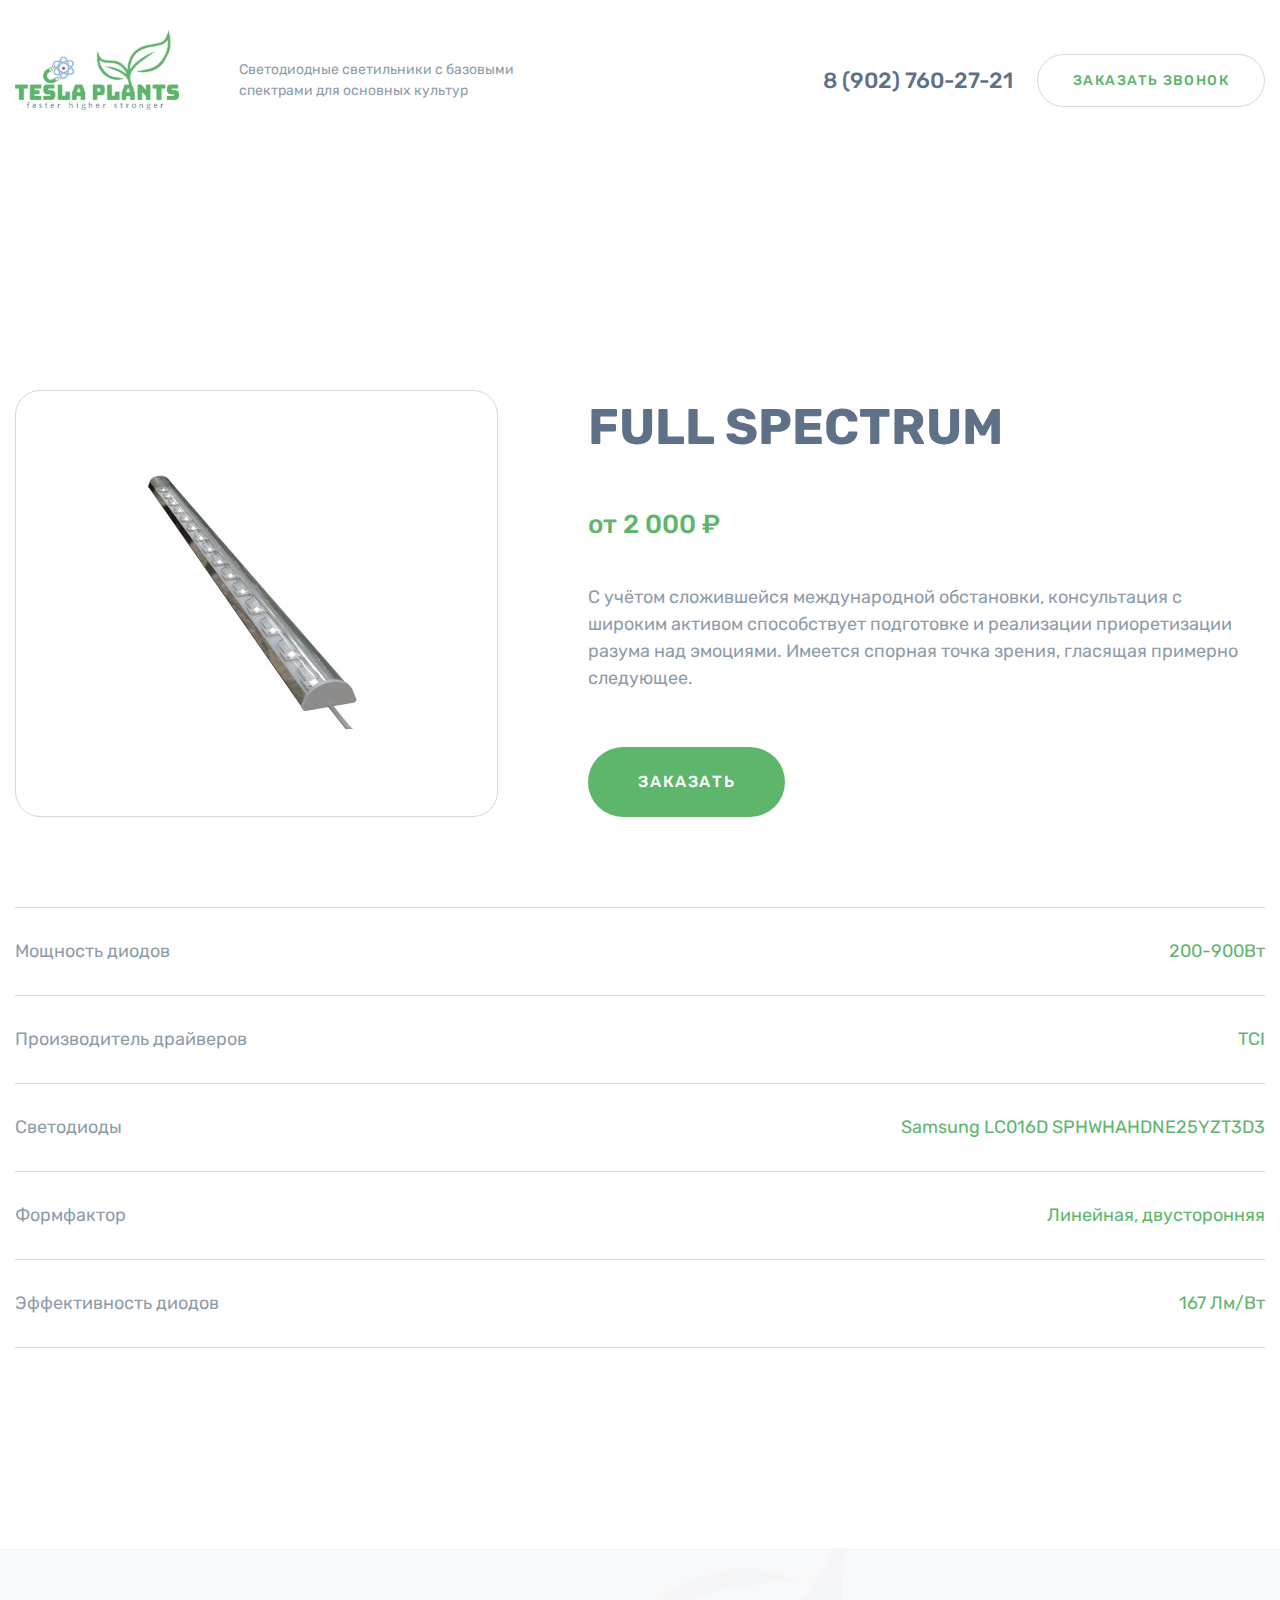
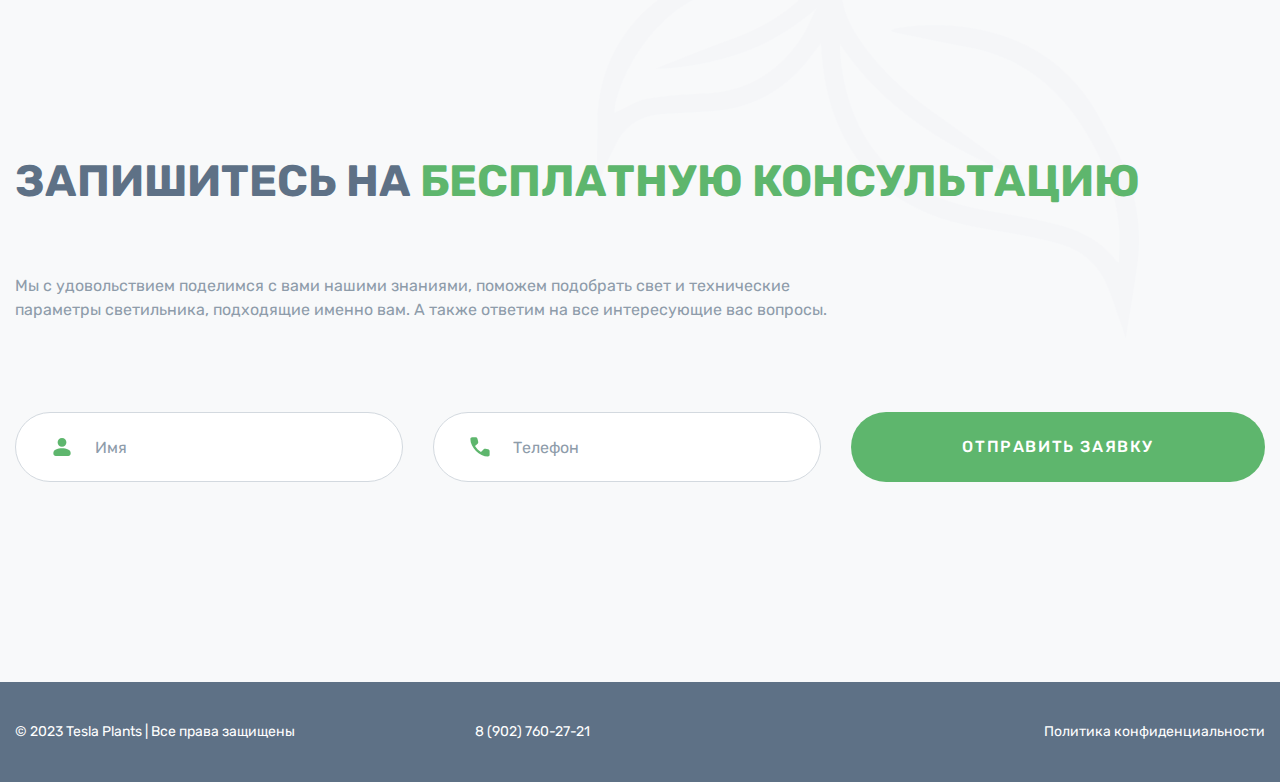
<file: cart/cart.html>
<!DOCTYPE html>
<html lang="en">
<head>
    <meta charset="UTF-8">
    <meta http-equiv="X-UA-Compatible" content="IE=edge">
    <meta name="viewport" content="width=device-width, initial-scale=1.0">
    <meta name="description" content="FULL spectrum">
    <link rel="stylesheet" href="../css/style.css">
    <title>TeslaPlants</title>
</head>
<body>
    <div class="wrapper">
        <header id="ex1" class="header">
            <div class="container">
                <div class="header-row">
                    <div class="header-left">
                        <div class="header-logo">
                            <img src="../img/header-logo.webp" alt="TeslaPlants">
                        </div>
                        <div class="header-left-text">Светодиодные светильники с базовыми спектрами для основных культур</div>
                        <div class="header-left-text header-left-text-mini">Cветодиодные светильники <span>с базовыми спектрами</span></div>
                    </div>
                    <div class="header-right">
                        <a href="tel:8 (902) 760-27-21" class="header-right-tell">8 (902) 760-27-21</a>
                        <button id="1" class="header-btn _btn _pop-btn">Заказать звонок</button>
                    </div>
                </div>
            </div>
            <div class="header-right header-right-fix">
                <a href="tel:8 (902) 760-27-21" class="header-right-tell">8 (902) 760-27-21</a>
                <button id="1" class="header-btn _btn _pop-btn">Заказать звонок</button>
            </div>
        </header>
        <div class="navigation">
            <a href="tel:8 (902) 760-27-21" class="navigation-tell navigation-crug">
                <svg width="32" height="32" viewBox="0 0 32 32" fill="none" xmlns="http://www.w3.org/2000/svg">
                    <path d="M18.7 14.2666C18.2333 14.2666 17.85 14.1166 17.55 13.8166C17.25 13.5166 17.1 13.1443 17.1 12.6999V7.16655C17.1 6.811 17.2166 6.52766 17.45 6.31655C17.6833 6.10544 17.9666 5.99989 18.3 5.99989C18.6555 5.99989 18.9444 6.10544 19.1666 6.31655C19.3889 6.52766 19.5 6.811 19.5 7.16655V10.1999L26.4 3.33322C26.6222 3.08878 26.8944 2.96655 27.2166 2.96655C27.5389 2.96655 27.8222 3.08878 28.0666 3.33322C28.3111 3.57766 28.4333 3.86655 28.4333 4.19989C28.4333 4.53322 28.3111 4.811 28.0666 5.03322L21.2333 11.8999H24.2C24.5555 11.8999 24.8444 12.0054 25.0666 12.2166C25.2889 12.4277 25.4 12.711 25.4 13.0666C25.4 13.4221 25.2889 13.711 25.0666 13.9332C24.8444 14.1554 24.5555 14.2666 24.2 14.2666H18.7ZM26.5 28.7666C23.6777 28.7666 20.8777 28.0777 18.1 26.6999C15.3222 25.3221 12.8222 23.5277 10.6 21.3166C8.37774 19.1054 6.57775 16.6054 5.19997 13.8166C3.82219 11.0277 3.1333 8.23322 3.1333 5.43322C3.1333 4.78877 3.35552 4.24433 3.79997 3.79989C4.24441 3.35544 4.78886 3.13322 5.4333 3.13322H10.1C10.7889 3.13322 11.35 3.311 11.7833 3.66655C12.2166 4.02211 12.5111 4.54433 12.6666 5.23322L13.5666 8.89989C13.6777 9.49989 13.6666 10.0166 13.5333 10.4499C13.4 10.8832 13.1555 11.2554 12.8 11.5666L9.29997 14.7332C10.4111 16.4888 11.6166 18.0054 12.9166 19.2832C14.2166 20.561 15.6666 21.6443 17.2666 22.5332L20.6 19.1666C21 18.7666 21.4277 18.4943 21.8833 18.3499C22.3389 18.2054 22.8444 18.1999 23.4 18.3332L26.6666 19.1332C27.3555 19.311 27.8833 19.6221 28.25 20.0666C28.6166 20.511 28.8 21.0777 28.8 21.7666V26.4332C28.8 27.0999 28.5777 27.6554 28.1333 28.0999C27.6889 28.5443 27.1444 28.7666 26.5 28.7666Z" fill="white"/>
                    </svg>
                    
            </a>
            <a href="#ex1" class="navigation-top navigation-crug">
                <svg width="18" height="11" viewBox="0 0 18 11" fill="none" xmlns="http://www.w3.org/2000/svg">
                    <path d="M1.33352 10.1334C1.02241 9.82226 0.861295 9.45559 0.850184 9.03337C0.839073 8.61114 0.989073 8.24448 1.30018 7.93337L7.90018 1.33337C8.05574 1.17781 8.22796 1.06114 8.41685 0.983367C8.60574 0.905589 8.80018 0.866699 9.00019 0.866699C9.20018 0.866699 9.39463 0.905589 9.58352 0.983367C9.77241 1.06114 9.94463 1.17781 10.1002 1.33337L16.7002 7.90003C17.0113 8.21114 17.1669 8.58337 17.1669 9.0167C17.1669 9.45003 17.0113 9.81114 16.7002 10.1C16.3891 10.4111 16.0169 10.5667 15.5835 10.5667C15.1502 10.5667 14.778 10.4111 14.4669 10.1L9.00019 4.6667L3.53352 10.1667C3.24463 10.4778 2.88352 10.6278 2.45018 10.6167C2.01685 10.6056 1.64463 10.4445 1.33352 10.1334Z" fill="#5E7186"/>
                    </svg>
                    
            </a>
        </div>
        <main class="main">
            <div class="cart">
                <div class="container">
                    <div class="cart-row">
                        <div class="cart-body">
                            <div class="cart-img">
                                <img src="../img/cart-img.webp" alt="FULL spectrum">
                            </div>
                            <div class="cart-content">
                                <div class="cart-name">FULL spectrum</div>
                                <div class="cart-price">от 2 000 ₽</div>
                                <div class="cart-text _text">С учётом сложившейся международной обстановки, консультация с широким активом способствует подготовке и реализации приоретизации разума над эмоциями. Имеется спорная точка зрения, гласящая примерно следующее.</div>
                                <div class="cart-text-closed ">Показать полностью
                                    <span>
                                        <svg width="12" height="7" viewBox="0 0 12 7" fill="none" xmlns="http://www.w3.org/2000/svg">
                                        <path d="M1.20849 1.125C1.41682 0.944445 1.65293 0.850695 1.91682 0.843751C2.18071 0.836806 2.40987 0.930557 2.60432 1.125L6.02099 4.54167L9.45849 1.10417C9.63904 0.923612 9.87168 0.836806 10.1564 0.843751C10.4411 0.850695 10.6738 0.944445 10.8543 1.125C11.0627 1.33333 11.1633 1.56597 11.1564 1.82292C11.1495 2.07986 11.0488 2.30556 10.8543 2.5L6.70849 6.64583C6.61126 6.74306 6.50362 6.81597 6.38557 6.86458C6.26751 6.9132 6.14599 6.9375 6.02099 6.9375C5.89599 6.9375 5.77446 6.9132 5.6564 6.86458C5.53835 6.81597 5.43071 6.74306 5.33349 6.64583L1.20849 2.52083C1.01404 2.32639 0.920292 2.09722 0.927236 1.83333C0.93418 1.56945 1.02793 1.33333 1.20849 1.125Z" fill="#5E7186"/>
                                        </svg>
                                    </span>
                                </div>
                                <a href="#" class="cart-btn _btn-green">Заказать</a>
                            </div>
                        </div>
                        <div class="cart-stats">
                            <div class="cart-stat">
                                <div class="cart-parameter _text">Мощность диодов</div>
                                <div class="cart-value _text">200-900Вт</div>
                            </div>
                            <div class="cart-stat">
                                <div class="cart-parameter _text">Производитель драйверов</div>
                                <div class="cart-value _text">TCI</div>
                            </div>
                            <div class="cart-stat">
                                <div class="cart-parameter _text">Светодиоды</div>
                                <div class="cart-value _text">Samsung LC016D SPHWHAHDNE25YZT3D3</div>
                            </div>
                            <div class="cart-stat">
                                <div class="cart-parameter _text">Формфактор</div>
                                <div class="cart-value _text">Линейная, двусторонняя</div>
                            </div>
                            <div class="cart-stat">
                                <div class="cart-parameter _text">Эффективность диодов</div>
                                <div class="cart-value _text">167 Лм/Вт</div>
                            </div>
                        </div>
                    </div>
                </div>
            </div>
            <section class="enroll">
                <div class="container">
                    <div class="enroll-row">
                        <h2 class="enroll-title _title">Запишитесь на <span>бесплатную консультацию</span></h2>
                        <div class="enroll-text _text-mini">Мы с удовольствием поделимся с вами нашими знаниями, поможем подобрать свет и технические параметры светильника, подходящие именно вам. А также ответим на все интересующие вас вопросы.</div>
                        <form action="#" class="enroll-form">
                            <div class="enroll-input">
                                <div class="enrol-svg">
                                    <svg width="24" height="24" viewBox="0 0 24 24" fill="none" xmlns="http://www.w3.org/2000/svg">
                                        <path d="M12 11.6501C10.7167 11.6501 9.66667 11.2418 8.85 10.4251C8.03333 9.60848 7.625 8.55848 7.625 7.27515C7.625 5.99181 8.03333 4.94181 8.85 4.12515C9.66667 3.30848 10.7167 2.90015 12 2.90015C13.2833 2.90015 14.3375 3.30848 15.1625 4.12515C15.9875 4.94181 16.4 5.99181 16.4 7.27515C16.4 8.55848 15.9875 9.60848 15.1625 10.4251C14.3375 11.2418 13.2833 11.6501 12 11.6501ZM5.725 20.9501C5.05833 20.9501 4.5 20.721 4.05 20.2626C3.6 19.8043 3.375 19.2501 3.375 18.6001V17.9251C3.375 17.1918 3.5625 16.546 3.9375 15.9876C4.3125 15.4293 4.80833 15.0085 5.425 14.7251C6.575 14.2085 7.6875 13.821 8.7625 13.5626C9.8375 13.3043 10.9167 13.1751 12 13.1751C13.1 13.1751 14.1833 13.3085 15.25 13.5751C16.3167 13.8418 17.4167 14.2251 18.55 14.7251C19.1833 14.9918 19.6917 15.4043 20.075 15.9626C20.4583 16.521 20.65 17.1751 20.65 17.9251V18.6001C20.65 19.2501 20.4208 19.8043 19.9625 20.2626C19.5042 20.721 18.9417 20.9501 18.275 20.9501H5.725Z" fill="#5EB66D"/>
                                        </svg>
                                        
                                </div>
                                <input class="_input" placeholder="Имя" type="text">
                            </div>
                            <div class="enroll-input">
                                <div class="enrol-svg">
                                    <svg width="24" height="24" viewBox="0 0 24 24" fill="none" xmlns="http://www.w3.org/2000/svg">
                                        <path d="M19.9 21.5753C17.7833 21.5753 15.6833 21.0587 13.6 20.0253C11.5167 18.992 9.64167 17.6462 7.975 15.9878C6.30833 14.3295 4.95833 12.4545 3.925 10.3628C2.89167 8.27118 2.375 6.17534 2.375 4.07534C2.375 3.59201 2.54167 3.18368 2.875 2.85034C3.20833 2.51701 3.61667 2.35034 4.1 2.35034H7.6C8.11667 2.35034 8.5375 2.48368 8.8625 2.75034C9.1875 3.01701 9.40833 3.40868 9.525 3.92534L10.2 6.67534C10.2833 7.12534 10.275 7.51284 10.175 7.83784C10.075 8.16284 9.89167 8.44201 9.625 8.67534L7 11.0503C7.83333 12.367 8.7375 13.5045 9.7125 14.4628C10.6875 15.4212 11.775 16.2337 12.975 16.9003L15.475 14.3753C15.775 14.0753 16.0958 13.8712 16.4375 13.7628C16.7792 13.6545 17.1583 13.6503 17.575 13.7503L20.025 14.3503C20.5417 14.4837 20.9375 14.717 21.2125 15.0503C21.4875 15.3837 21.625 15.8087 21.625 16.3253V19.8253C21.625 20.3253 21.4583 20.742 21.125 21.0753C20.7917 21.4087 20.3833 21.5753 19.9 21.5753Z" fill="#5EB66D"/>
                                    </svg>
                                </div>
                                <input class="_input"  placeholder="Телефон" type="tel">
                            </div>
                            <button type="submit" class="enroll-btn _btn-green">Отправить заявку</button>
                        </form>
                        <img src="../img/form-img.png" alt="Запишитесь на бесплатную консультацию" class="enroll-img">
                    </div>
                    
                </div>
            </section>
        </main>
        <div data-id="#1" class="pop-up">
            <form action="#" class="pop-up-form">
                <div class="pop-up-title">Заказать звонок</div>
                <div class="pop-up-input">
                    <span>
                        <svg width="24" height="24" viewBox="0 0 24 24" fill="none" xmlns="http://www.w3.org/2000/svg">
                            <path d="M12 11.65C10.7167 11.65 9.66667 11.2417 8.85 10.425C8.03333 9.60834 7.625 8.55833 7.625 7.275C7.625 5.99167 8.03333 4.94167 8.85 4.125C9.66667 3.30833 10.7167 2.9 12 2.9C13.2833 2.9 14.3375 3.30833 15.1625 4.125C15.9875 4.94167 16.4 5.99167 16.4 7.275C16.4 8.55833 15.9875 9.60834 15.1625 10.425C14.3375 11.2417 13.2833 11.65 12 11.65ZM5.725 20.95C5.05833 20.95 4.5 20.7208 4.05 20.2625C3.6 19.8042 3.375 19.25 3.375 18.6V17.925C3.375 17.1917 3.5625 16.5458 3.9375 15.9875C4.3125 15.4292 4.80833 15.0083 5.425 14.725C6.575 14.2083 7.6875 13.8208 8.7625 13.5625C9.8375 13.3042 10.9167 13.175 12 13.175C13.1 13.175 14.1833 13.3083 15.25 13.575C16.3167 13.8417 17.4167 14.225 18.55 14.725C19.1833 14.9917 19.6917 15.4042 20.075 15.9625C20.4583 16.5208 20.65 17.175 20.65 17.925V18.6C20.65 19.25 20.4208 19.8042 19.9625 20.2625C19.5042 20.7208 18.9417 20.95 18.275 20.95H5.725Z" fill="#5EB66D"/>
                            </svg>
                            
                    </span>
                    <input placeholder="Имя" type="text" class="_input">
                </div>
                <div class="pop-up-input">
                    <span>
                        <svg width="24" height="24" viewBox="0 0 24 24" fill="none" xmlns="http://www.w3.org/2000/svg">
                            <path d="M19.9 21.575C17.7833 21.575 15.6833 21.0583 13.6 20.025C11.5167 18.9917 9.64167 17.6458 7.975 15.9875C6.30833 14.3292 4.95833 12.4542 3.925 10.3625C2.89167 8.27083 2.375 6.175 2.375 4.075C2.375 3.59167 2.54167 3.18333 2.875 2.85C3.20833 2.51667 3.61667 2.35 4.1 2.35H7.6C8.11667 2.35 8.5375 2.48333 8.8625 2.75C9.1875 3.01667 9.40833 3.40833 9.525 3.925L10.2 6.675C10.2833 7.125 10.275 7.5125 10.175 7.8375C10.075 8.1625 9.89167 8.44167 9.625 8.675L7 11.05C7.83333 12.3667 8.7375 13.5042 9.7125 14.4625C10.6875 15.4208 11.775 16.2333 12.975 16.9L15.475 14.375C15.775 14.075 16.0958 13.8708 16.4375 13.7625C16.7792 13.6542 17.1583 13.65 17.575 13.75L20.025 14.35C20.5417 14.4833 20.9375 14.7167 21.2125 15.05C21.4875 15.3833 21.625 15.8083 21.625 16.325V19.825C21.625 20.325 21.4583 20.7417 21.125 21.075C20.7917 21.4083 20.3833 21.575 19.9 21.575Z" fill="#5EB66D"/>
                            </svg>
                            
                    </span>
                    <input placeholder="Телефон" type="tel" class="_input">
                </div>
                <button class="pop-up-btn _btn-green">Заказать звонок</button>
                <div id="1" class="pop-up-close _pop-btn">
                    <svg width="18" height="18" viewBox="0 0 18 18" fill="none" xmlns="http://www.w3.org/2000/svg">
                        <path d="M8.99984 10.9784L3.06459 16.9137C2.78481 17.1934 2.45507 17.3333 2.07538 17.3333C1.69568 17.3333 1.36594 17.1934 1.08617 16.9137C0.806392 16.6339 0.666504 16.3041 0.666504 15.9244C0.666504 15.5448 0.806392 15.215 1.08617 14.9352L7.02142 8.99999L1.08617 3.06474C0.806392 2.78496 0.666504 2.45523 0.666504 2.07553C0.666504 1.69583 0.806392 1.3661 1.08617 1.08632C1.36594 0.806544 1.69568 0.666656 2.07538 0.666656C2.45507 0.666656 2.78481 0.806544 3.06459 1.08632L8.99984 7.02157L14.9351 1.08632C15.2149 0.806544 15.5446 0.666656 15.9243 0.666656C16.304 0.666656 16.6337 0.806544 16.9135 1.08632C17.1933 1.3661 17.3332 1.69583 17.3332 2.07553C17.3332 2.45523 17.1933 2.78496 16.9135 3.06474L10.9783 8.99999L16.9135 14.9352C17.1933 15.215 17.3332 15.5448 17.3332 15.9244C17.3332 16.3041 17.1933 16.6339 16.9135 16.9137C16.6337 17.1934 16.304 17.3333 15.9243 17.3333C15.5446 17.3333 15.2149 17.1934 14.9351 16.9137L8.99984 10.9784Z" fill="#D3D9DF"/>
                        </svg>
                        
                </div>
            </form>
            <div id="1" class="pop-up-global _pop-btn"></div>
        </div>
        <footer class="footer">
            <div class="container">
                <div class="footer-row">
                    <div class="footer-left">
                        <div class="footer-text">© 2023 Tesla Plants | Все права защищены</div>
                    <a href="tel:8 (902) 760-27-21" class="footer-tell">8 (902) 760-27-21</a>
                    </div>
                    
                    <a href="#" class="footer-text">Политика конфиденциальности</a>
                </div>
            </div>
        </footer>
    </div>

    <script src="../js/script.js"></script>
</body>
</html>
</file>
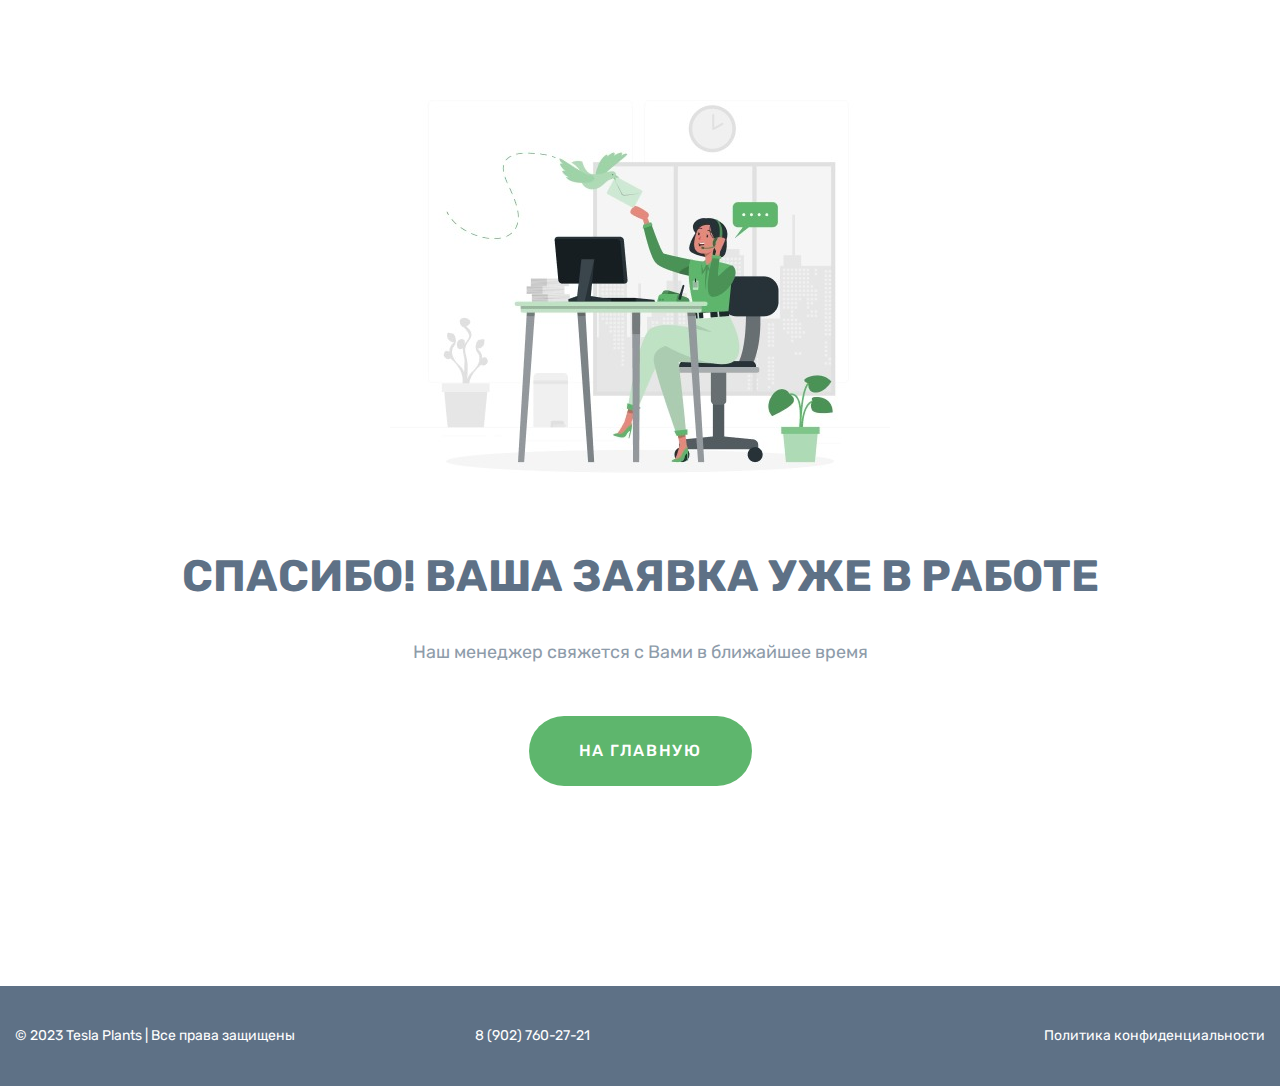
<file: thanks/thanks.html>
<!DOCTYPE html>
<html lang="en">
<head>
    <meta charset="UTF-8">
    <meta http-equiv="X-UA-Compatible" content="IE=edge">
    <meta name="viewport" content="width=device-width, initial-scale=1.0">
    <meta name="description" content="Спасибо! Ваша заявка уже в работе">
    <link rel="stylesheet" href="../css/style.css">
    <title>TeslaPlants</title>
</head>
<body>
    <div class="wrapper">
        <main class="main">
            <div class="thanks">
                <div class="container">
                    <div class="thanks-row">
                        <div class="thanks-img">
                            <img src="../img/thanks-img.webp" alt="Спасибо! Ваша заявка уже в работе">
                        </div>
                        <div class="thanks-title _title">Спасибо! Ваша заявка уже в работе</div>
                        <div class="thanks-text _text">Наш менеджер свяжется с Вами в ближайшее время</div>
                        <a href="#" class="thanks-btn _btn-green">На главную</a>
                    </div>
                </div>
            </div>
        </main>
        <footer class="footer">
            <div class="container">
                <div class="footer-row">
                    <div class="footer-left">
                        <div class="footer-text">© 2023 Tesla Plants | Все права защищены</div>
                    <a href="tel:8 (902) 760-27-21" class="footer-tell">8 (902) 760-27-21</a>
                    </div>
                    
                    <a href="#" class="footer-text">Политика конфиденциальности</a>
                </div>
            </div>
        </footer>
    </div>

    <script src="../js/script.js"></script>
</body>
</html>
</file>
<file: css/style.css>
@import url("https://fonts.googleapis.com/css2?family=Rubik:wght@400;500;700&display=swap");
* {
  padding: 0;
  margin: 0;
  border: 0;
}

*, *:before, *:after {
  -webkit-box-sizing: border-box;
  box-sizing: border-box;
}

:focus, :active {
  outline: none;
}

a:focus, a:active {
  outline: none;
}

nav, footer, header, aside {
  display: block;
}

html, body {
  height: 100%;
  width: 100%;
  font-size: 100%;
  line-height: 1;
  font-size: 14px;
  -ms-text-size-adjust: 100%;
  -moz-text-size-adjust: 100%;
  -webkit-text-size-adjust: 100%;
}

input, button, textarea {
  font-family: inherit;
}

input::-ms-clear {
  display: none;
}

button {
  cursor: pointer;
}

button::-moz-focus-inner {
  padding: 0;
  border: 0;
}

a, a:visited {
  text-decoration: none;
}

a:hover {
  text-decoration: none;
}

ul li {
  list-style: none;
}

img {
  vertical-align: top;
}

h1, h2, h3, h4, h5, h6 {
  font-size: inherit;
  font-weight: inherit;
}

body {
  font-family: "Rubik", sans-serif;
  background: #FFFFFF;
}

._btn {
  display: -webkit-inline-box;
  display: -ms-inline-flexbox;
  display: inline-flex;
  -webkit-box-align: center;
      -ms-flex-align: center;
          align-items: center;
  -webkit-box-pack: center;
      -ms-flex-pack: center;
          justify-content: center;
}

._btn-green {
  font-weight: 500;
  font-size: 16px;
  line-height: 150%;
  text-align: center;
  letter-spacing: 0.1em;
  text-transform: uppercase;
  color: #FFFFFF;
  background: #5EB66D;
  border-radius: 100px;
  height: 70px;
  display: -webkit-inline-box;
  display: -ms-inline-flexbox;
  display: inline-flex;
  -webkit-box-align: center;
      -ms-flex-align: center;
          align-items: center;
  -webkit-box-pack: center;
      -ms-flex-pack: center;
          justify-content: center;
  -webkit-transition: all 0.3s ease 0s;
  transition: all 0.3s ease 0s;
}
._btn-green:hover {
  background: #76C183;
  -webkit-transition: all 0.3s ease 0s;
  transition: all 0.3s ease 0s;
}

._text {
  font-weight: 400;
  font-size: 18px;
  line-height: 150%;
  color: #8E9CAA;
}

._text-mini {
  font-weight: 400;
  font-size: 16px;
  line-height: 150%;
  color: #8E9CAA;
}

._title {
  font-weight: 700;
  font-size: 44px;
  line-height: 150%;
  text-transform: uppercase;
  color: #5E7186;
}
._title span {
  color: #5eb66d;
}

.wrapper {
  min-height: 100%;
  overflow: hidden;
  display: -webkit-box;
  display: -ms-flexbox;
  display: flex;
  -webkit-box-orient: vertical;
  -webkit-box-direction: normal;
      -ms-flex-direction: column;
          flex-direction: column;
}

.header {
  padding-top: 30px;
  background-color: #FFFFFF;
  z-index: 4;
  width: 100%;
}

.container {
  max-width: 1320px;
  padding: 0 15px;
  margin: 0 auto;
}

.header-row {
  -webkit-box-pack: justify;
      -ms-flex-pack: justify;
          justify-content: space-between;
  position: relative;
}

.header-left {
  -webkit-column-gap: 60px;
     -moz-column-gap: 60px;
          column-gap: 60px;
}

.header-right,
.header-row,
.header-left {
  display: -webkit-box;
  display: -ms-flexbox;
  display: flex;
  -webkit-box-align: center;
      -ms-flex-align: center;
          align-items: center;
}

.header-left-text {
  max-width: 280px;
  font-weight: 400;
  font-size: 14px;
  line-height: 150%;
  color: #8E9CAA;
}

.header-right {
  -webkit-column-gap: 144px;
     -moz-column-gap: 144px;
          column-gap: 144px;
}

.header-right-tell {
  font-weight: 500;
  font-size: 22px;
  line-height: 150%;
  text-align: center;
  text-transform: uppercase;
  -webkit-transition: all 0.3s ease 0s;
  transition: all 0.3s ease 0s;
  color: #5E7186;
}
.header-right-tell:hover {
  color: #5EB66D;
  -webkit-transition: all 0.3s ease 0s;
  transition: all 0.3s ease 0s;
}

.header-btn {
  font-weight: 500;
  font-size: 14px;
  line-height: 150%;
  text-align: center;
  letter-spacing: 0.1em;
  text-transform: uppercase;
  color: #5EB66D;
  padding: 0 35px;
  height: 53px;
  background-color: transparent;
  border: 1px solid #D3D9DF;
  border-radius: 100px;
  -webkit-transition: all 0.3s ease 0s;
  transition: all 0.3s ease 0s;
}
.header-btn:hover {
  border: 1px solid #5EB66D;
  background-color: #5EB66D;
  color: #FFFFFF;
  -webkit-transition: all 0.3s ease 0s;
  transition: all 0.3s ease 0s;
}

.header-left-text-mini {
  display: none;
}

.header-right-fix {
  display: none;
  -webkit-transform: translateY(-100px);
          transform: translateY(-100px);
  -webkit-transition: all 0.3s ease 0s;
  transition: all 0.3s ease 0s;
}

@media (max-width: 1300px) {
  .header-logo img {
    height: 100px;
  }
  .header-right {
    -webkit-column-gap: 24px;
       -moz-column-gap: 24px;
            column-gap: 24px;
  }
}
@media (max-width: 992px) {
  .header-left-text {
    display: none;
  }
  .header {
    padding-top: 15px;
  }
}
@media (max-width: 767px) {
  .header-right-fix-active {
    -webkit-transform: translateY(0px);
            transform: translateY(0px);
    -webkit-transition: all 0.3s ease 0s;
    transition: all 0.3s ease 0s;
  }
  .header-right-fix {
    position: fixed;
    background-color: #FFFFFF;
    display: -webkit-box !important;
    display: -ms-flexbox !important;
    display: flex !important;
    width: 100%;
    padding: 0 15px;
    top: 0;
    height: 50px;
    left: 0;
    -webkit-box-pack: justify;
        -ms-flex-pack: justify;
            justify-content: space-between;
  }
  .header-right {
    display: none;
  }
  .header-right-tell {
    font-size: 14px;
  }
  .header-btn {
    color: #5EB66D;
    font-size: 14px;
    height: 32px;
    padding: 0 15px;
    letter-spacing: 0.1px;
    border: 1px solid #5EB66D;
    font-weight: 400;
    width: 142px;
    white-space: nowrap;
    text-transform: none;
  }
  .header-logo img {
    height: 95px;
    width: 156px;
  }
  .header-left {
    -webkit-column-gap: 25px;
       -moz-column-gap: 25px;
            column-gap: 25px;
  }
  .header-left-text-mini {
    display: inline;
    font-size: 12px;
  }
}
@media (max-width: 374px) {
  .header-left-text-mini span {
    display: none;
  }
}
.main {
  -webkit-box-flex: 1;
      -ms-flex: 1 1 100%;
          flex: 1 1 100%;
}

:root {
  --container-width: 1320px;
  --container-padding: 15px;
}

.container-right {
  padding-left: calc((100% - var(--container-width)) / 2 + var(--container-padding));
}

.intro {
  padding: 50px 0 100px;
}

.intro-row {
  position: relative;
  display: -webkit-box;
  display: -ms-flexbox;
  display: flex;
  -webkit-box-align: start;
      -ms-flex-align: start;
          align-items: flex-start;
  -webkit-column-gap: 65px;
     -moz-column-gap: 65px;
          column-gap: 65px;
}

.intro-body {
  display: -webkit-box;
  display: -ms-flexbox;
  display: flex;
  -webkit-box-orient: vertical;
  -webkit-box-direction: normal;
      -ms-flex-direction: column;
          flex-direction: column;
  -webkit-box-align: start;
      -ms-flex-align: start;
          align-items: flex-start;
  width: 100%;
}

.intro-sliders {
  width: 100%;
  overflow: hidden;
}

.intro-content {
  max-width: 770px;
}

.intro-title {
  font-weight: 700;
  font-size: 50px;
  line-height: 150%;
  text-transform: uppercase;
  color: #5E7186;
  margin-bottom: 40px;
}
.intro-title span {
  color: #5eb66d;
}

.intro-text {
  font-weight: 400;
  font-size: 18px;
  line-height: 150%;
  color: #8E9CAA;
  margin-bottom: 55px;
}

.intro-btn {
  font-weight: 500;
  font-size: 16px;
  line-height: 150%;
  letter-spacing: 0.1em;
  text-transform: uppercase;
  color: #FFFFFF;
  background: #5EB66D;
  border-radius: 100px;
  height: 70px;
  padding: 0 50px;
  margin-bottom: 80px;
}
.intro-btn:hover {
  background: #76C183;
  -webkit-transition: all 0.3s ease 0s;
  transition: all 0.3s ease 0s;
}

.intro-box,
.intro-boxs {
  display: -webkit-box;
  display: -ms-flexbox;
  display: flex;
  -webkit-box-align: center;
      -ms-flex-align: center;
          align-items: center;
}

.intro-boxs {
  margin-top: -10px;
}

.intro-box {
  -webkit-column-gap: 30px;
     -moz-column-gap: 30px;
          column-gap: 30px;
}

.intro-box-text {
  max-width: 230px;
  font-weight: 400;
  font-size: 14px;
  line-height: 150%;
  color: #8E9CAA;
}

.intro-img {
  margin-top: 30px;
}

.intro-sliders-navigation {
  display: -webkit-box;
  display: -ms-flexbox;
  display: flex;
  -webkit-box-align: center;
      -ms-flex-align: center;
          align-items: center;
  -webkit-box-pack: center;
      -ms-flex-pack: center;
          justify-content: center;
  -webkit-column-gap: 73.69px;
     -moz-column-gap: 73.69px;
          column-gap: 73.69px;
  margin-top: 86px;
}

.pagination {
  display: -webkit-inline-box;
  display: -ms-inline-flexbox;
  display: inline-flex;
  width: auto !important;
  -webkit-box-align: center;
      -ms-flex-align: center;
          align-items: center;
  -webkit-box-pack: center;
      -ms-flex-pack: center;
          justify-content: center;
  -ms-flex-wrap: wrap;
      flex-wrap: wrap;
  row-gap: 7px;
}

.intro-pagination {
  -webkit-column-gap: 20px;
     -moz-column-gap: 20px;
          column-gap: 20px;
}

.intro-button-prev,
.intro-button-next {
  cursor: pointer;
  -webkit-transition: all 0.3s ease 0s;
  transition: all 0.3s ease 0s;
}
.intro-button-prev:hover,
.intro-button-next:hover {
  -webkit-transition: all 0.3s ease 0s;
  transition: all 0.3s ease 0s;
}
.intro-button-prev:hover path,
.intro-button-next:hover path {
  fill: #1b9e31;
}

.swiper-pagination-bullet {
  background: #D2D7DD;
  width: 8px;
  height: 8px;
  display: -webkit-inline-box;
  display: -ms-inline-flexbox;
  display: inline-flex;
  opacity: 1;
  -webkit-transition: all 0.3s ease 0s;
  transition: all 0.3s ease 0s;
}

.swiper-pagination-bullet-active {
  background: #8E9CAA;
  -webkit-transition: all 0.3s ease 0s;
  transition: all 0.3s ease 0s;
}

.intro-body-img {
  display: none;
}
.intro-body-img img {
  width: 100%;
  height: 500px;
}

.intro-sliders-row {
  display: -webkit-box;
  display: -ms-flexbox;
  display: flex;
}

@media (max-width: 1300px) {
  .intro-sliders-row {
    -ms-flex-wrap: wrap;
        flex-wrap: wrap;
  }
  .intro-sliders {
    margin-bottom: 30px;
  }
  .intro-img {
    width: 100%;
  }
  .intro-img img {
    width: 100%;
    height: auto;
  }
  .intro-row {
    padding: 0 15px;
  }
  .intro-body-img {
    width: 100%;
    display: -webkit-box;
    display: -ms-flexbox;
    display: flex;
  }
  .intro-btn {
    margin-bottom: 0;
  }
}
@media (max-width: 992px) {
  .intro-sliders {
    width: 100%;
  }
}
@media (max-width: 767px) {
  .intro-pagination {
    -webkit-column-gap: 15px;
       -moz-column-gap: 15px;
            column-gap: 15px;
  }
  .swiper-pagination-bullet {
    width: 5px !important;
    height: 5px !important;
  }
  .intro {
    padding: 30px 0 40px;
  }
  .intro-box-img img {
    width: 50px;
    height: 50px;
  }
  .intro-title {
    font-size: 26px;
    margin-bottom: 20px;
  }
  .intro-text {
    font-size: 14px;
    margin-bottom: 30px;
  }
  .intro-btn {
    width: 100%;
    font-size: 12px;
    height: 50px;
  }
  .intro-img img {
    height: auto;
  }
  .intro-boxs {
    -ms-flex-wrap: wrap;
        flex-wrap: wrap;
    row-gap: 20px;
  }
  .intro-box {
    -webkit-column-gap: 20px;
       -moz-column-gap: 20px;
            column-gap: 20px;
  }
  .intro-box-text {
    font-size: 12px;
  }
  .intro-sliders-navigation {
    margin-top: 50px;
  }
  .swiper-pagination-bullet {
    background: #CFE9D3;
  }
  .swiper-pagination-bullet-active {
    background: #5EB66D;
  }
  .intro-button-next,
.intro-button-prev {
    display: none;
  }
}
@media (max-width: 374px) {
  .intro-img img {
    height: 195px;
  }
}
.container-catalog {
  max-width: 1340px;
  padding: 0 15px;
  margin: 0 auto;
}

.catalog {
  padding: 100px 0;
}

.catalog-title {
  margin-bottom: 40px;
}

.catalog-text {
  margin-bottom: 40px;
}

.catalog-items {
  margin-bottom: 50px;
  -webkit-column-gap: 10px;
     -moz-column-gap: 10px;
          column-gap: 10px;
  row-gap: 10px;
  display: -webkit-box;
  display: -ms-flexbox;
  display: flex;
  -webkit-box-align: center;
      -ms-flex-align: center;
          align-items: center;
  -ms-flex-wrap: wrap;
      flex-wrap: wrap;
  max-width: 876px;
}

.catalog-item {
  cursor: pointer;
  background: #F4F5F7;
  border-radius: 100px;
  height: 40px;
  padding: 0 18px;
  display: -webkit-inline-box;
  display: -ms-inline-flexbox;
  display: inline-flex;
  -webkit-box-align: center;
      -ms-flex-align: center;
          align-items: center;
  -webkit-box-pack: center;
      -ms-flex-pack: center;
          justify-content: center;
  -webkit-transition: all 0.3s ease 0s;
  transition: all 0.3s ease 0s;
  -webkit-column-gap: 16px;
     -moz-column-gap: 16px;
          column-gap: 16px;
}
.catalog-item span {
  display: none;
}

.catalog-body {
  position: relative;
}

.catalog-row {
  width: 100%;
}

.catalog-sliders {
  width: 100%;
}

.catalog-towar {
  max-width: 300px;
  background: #FFFFFF;
  border-radius: 25px;
  display: -webkit-box;
  display: -ms-flexbox;
  display: flex;
  -webkit-box-orient: vertical;
  -webkit-box-direction: normal;
      -ms-flex-direction: column;
          flex-direction: column;
  -webkit-box-align: center;
      -ms-flex-align: center;
          align-items: center;
  padding: 40px 0;
  -webkit-transition: all 0.3s ease 0s;
  transition: all 0.3s ease 0s;
  -webkit-box-shadow: 0px 20px 100px rgba(94, 113, 134, 0.12);
          box-shadow: 0px 20px 100px rgba(94, 113, 134, 0.12);
}
.catalog-towar:hover {
  -webkit-transition: all 0.3s ease 0s;
  transition: all 0.3s ease 0s;
  -webkit-box-shadow: 0px 20px 100px rgba(94, 113, 134, 0.25);
          box-shadow: 0px 20px 100px rgba(94, 113, 134, 0.25);
}

.catalog-towar-img {
  margin-bottom: 40px;
}
.catalog-towar-img img {
  max-width: 100%;
}

.catalog-towar-name {
  margin-bottom: 20px;
  font-weight: 500;
  font-size: 22px;
  line-height: 150%;
  text-align: center;
  text-transform: uppercase;
  color: #5E7186;
}

.catalog-towar-price {
  margin-bottom: 30px;
  font-weight: 400;
  font-size: 18px;
  line-height: 150%;
  text-align: center;
  color: #8E9CAA;
}

.catalog-towar-link {
  background: #5EB66D;
  border-radius: 100px;
  font-weight: 500;
  font-size: 14px;
  line-height: 150%;
  text-align: center;
  letter-spacing: 0.1em;
  text-transform: uppercase;
  color: #FFFFFF;
  height: 53px;
  padding: 0 35px;
}
.catalog-towar-link:hover {
  background: #76C183;
  -webkit-transition: all 0.3s ease 0s;
  transition: all 0.3s ease 0s;
}

.catalog-button-prev {
  left: -120px;
}

.catalog-button-next {
  right: -120px;
}

.catalog-button-prev,
.catalog-button-next {
  position: absolute;
  top: 45%;
  z-index: 1;
  min-width: 70px;
  height: 70px;
  cursor: pointer;
  display: -webkit-inline-box;
  display: -ms-inline-flexbox;
  display: inline-flex;
  -webkit-box-align: center;
      -ms-flex-align: center;
          align-items: center;
  -webkit-box-pack: center;
      -ms-flex-pack: center;
          justify-content: center;
  border-radius: 100%;
  -webkit-transition: all 0.3s ease 0s;
  transition: all 0.3s ease 0s;
}
.catalog-button-prev:hover,
.catalog-button-next:hover {
  -webkit-transition: all 0.3s ease 0s;
  transition: all 0.3s ease 0s;
  background: #E7F4E9;
}
.catalog-button-prev:hover path,
.catalog-button-next:hover path {
  fill: #5EB66D;
}

.catalog-sliders .swiper-slide {
  opacity: 0;
  visibility: hidden;
  -webkit-transition: opacity 200ms ease-in-out, visibility 200ms ease-in-out;
  transition: opacity 200ms ease-in-out, visibility 200ms ease-in-out;
}
.catalog-sliders .swiper-slide-active {
  opacity: 1;
  visibility: visible;
}
.catalog-sliders .swiper-slide-active + .swiper-slide {
  opacity: 1;
  visibility: visible;
}
.catalog-sliders .swiper-slide-active + .swiper-slide + .swiper-slide {
  opacity: 1;
  visibility: visible;
}
.catalog-sliders .swiper-slide-active + .swiper-slide + .swiper-slide + .swiper-slide {
  opacity: 1;
  visibility: visible;
}

.catalog-item-active {
  background: #5EB66D;
  color: #fff;
  -webkit-transition: all 0.3s ease 0s;
  transition: all 0.3s ease 0s;
}
.catalog-item-active span {
  display: -webkit-box;
  display: -ms-flexbox;
  display: flex;
}
.catalog-item-active:hover {
  background: #76C183;
}

.catalog-pagination {
  display: none;
  -ms-flex-wrap: wrap;
      flex-wrap: wrap;
  row-gap: 7px;
}

@media (max-width: 1500px) {
  .catalog-button-prev {
    left: -70px;
  }
  .catalog-button-next {
    right: -70px;
  }
}
@media (max-width: 1200px) {
  .catalog .intro-sliders-navigation {
    margin-top: 10px;
    -webkit-column-gap: 20px;
       -moz-column-gap: 20px;
            column-gap: 20px;
  }
  .catalog-button-prev,
.catalog-button-next {
    position: relative;
    left: auto;
    right: auto;
    top: auto;
  }
  .catalog-pagination {
    display: -webkit-box !important;
    display: -ms-flexbox !important;
    display: flex !important;
    width: auto !important;
    -webkit-column-gap: 20px;
       -moz-column-gap: 20px;
            column-gap: 20px;
  }
}
@media (max-width: 767px) {
  .catalog-pagination {
    -webkit-column-gap: 7px;
       -moz-column-gap: 7px;
            column-gap: 7px;
  }
  .catalog-button-prev,
.catalog-button-next {
    min-width: 50px;
    height: 50px;
  }
  .catalog {
    padding: 40px 0;
  }
  .catalog-towar-name {
    font-size: 18px;
    margin-bottom: 10px;
  }
  .catalog-towar-price {
    font-size: 14px;
    margin-bottom: 25px;
  }
  .catalog-towar-link {
    font-size: 12px;
  }
  .catalog-towar {
    max-width: 230px;
  }
  .catalog-sliders {
    min-width: 480px;
  }
  .catalog-title {
    font-size: 24px;
    margin-bottom: 30px;
  }
  .catalog-text {
    font-size: 14px;
    margin-bottom: 20px;
  }
  .catalog-item {
    height: 32px;
    font-size: 14px;
    padding: 0 15px;
    white-space: nowrap;
  }
  .catalog-items {
    overflow-x: auto;
    padding-bottom: 15px;
    -ms-flex-wrap: nowrap;
        flex-wrap: nowrap;
    margin-bottom: 30px;
  }
}
.about {
  padding: 100px 0;
}

.about-title {
  margin-bottom: 60px;
}

.about-text {
  margin-bottom: 100px;
}

.about-blocks {
  display: -webkit-box;
  display: -ms-flexbox;
  display: flex;
  -webkit-box-pack: justify;
      -ms-flex-pack: justify;
          justify-content: space-between;
  -webkit-column-gap: 90px;
     -moz-column-gap: 90px;
          column-gap: 90px;
}

.about-block {
  -webkit-box-flex: 1;
      -ms-flex: 1 1 370px;
          flex: 1 1 370px;
}

.about-img {
  margin-bottom: 40px;
}

.about-block-title {
  margin-bottom: 20px;
  font-weight: 500;
  font-size: 22px;
  line-height: 150%;
  text-transform: uppercase;
  color: #5E7186;
}
.about-block-title span {
  color: #5eb66d;
}

@media (max-width: 1300px) {
  .about-blocks {
    -webkit-column-gap: 30px;
       -moz-column-gap: 30px;
            column-gap: 30px;
  }
}
@media (max-width: 992px) {
  .about {
    padding: 80px 0;
  }
  .about-blocks {
    -ms-flex-wrap: wrap;
        flex-wrap: wrap;
    row-gap: 30px;
  }
  .about-img {
    margin-bottom: 20px;
  }
  .about-block-title {
    margin-bottom: 10px;
  }
  .about-title,
.about-text {
    margin-bottom: 30px;
  }
}
@media (max-width: 767px) {
  .about {
    padding: 40px 0;
  }
  .about-block-title {
    margin-bottom: 10px;
  }
  .about-img img {
    width: 60px;
    height: 60px;
  }
  .about-title {
    font-size: 24px;
  }
  .about-block-text,
.about-text {
    font-size: 14px;
  }
  .about-block-title {
    font-size: 18px;
  }
}
.reviews {
  padding: 100px 0 200px;
}

.reviews-title {
  font-weight: 700;
  font-size: 44px;
  line-height: 150%;
  text-transform: uppercase;
  color: #5E7186;
  margin-bottom: 60px;
}

.reviews-sliders {
  width: 100%;
}

.reviews-sliders .swiper-slide {
  opacity: 0;
  visibility: hidden;
  -webkit-transition: opacity 200ms ease-in-out, visibility 200ms ease-in-out;
  transition: opacity 200ms ease-in-out, visibility 200ms ease-in-out;
}
.reviews-sliders .swiper-slide-active {
  opacity: 1;
  visibility: visible;
}
.reviews-sliders .swiper-slide-active + .swiper-slide {
  opacity: 1;
  visibility: visible;
}

.reviews-item {
  background: #FFFFFF;
  -webkit-box-shadow: 0px 20px 100px rgba(94, 113, 134, 0.12);
          box-shadow: 0px 20px 100px rgba(94, 113, 134, 0.12);
  border-radius: 25px;
  max-width: 630px;
  padding: 40px;
  position: relative;
}

.reviews-top {
  display: -webkit-box;
  display: -ms-flexbox;
  display: flex;
  -webkit-box-align: center;
      -ms-flex-align: center;
          align-items: center;
  -webkit-column-gap: 30px;
     -moz-column-gap: 30px;
          column-gap: 30px;
  margin-bottom: 30px;
}

.reviews-name {
  margin-bottom: 5px;
  font-weight: 500;
  font-size: 22px;
  line-height: 150%;
  text-transform: uppercase;
  color: #5E7186;
}

.reviews-date {
  font-weight: 400;
  font-size: 14px;
  line-height: 150%;
  color: #5EB66D;
}

.reviews-imgs {
  position: absolute;
  top: 40px;
  right: 40px;
}

.reviews-block {
  position: relative;
}

.reviews-button-prev {
  left: -120px;
}

.reviews-button-next {
  right: -120px;
}

.reviews-button-prev,
.reviews-button-next {
  position: absolute;
  top: 45%;
  cursor: pointer;
  width: 70px;
  height: 70px;
  display: -webkit-inline-box;
  display: -ms-inline-flexbox;
  display: inline-flex;
  -webkit-box-align: center;
      -ms-flex-align: center;
          align-items: center;
  -webkit-box-pack: center;
      -ms-flex-pack: center;
          justify-content: center;
  border-radius: 100%;
  -webkit-transition: all 0.3s ease 0s;
  transition: all 0.3s ease 0s;
}
.reviews-button-prev:hover,
.reviews-button-next:hover {
  -webkit-transition: all 0.3s ease 0s;
  transition: all 0.3s ease 0s;
  background: #E7F4E9;
}
.reviews-button-prev:hover path,
.reviews-button-next:hover path {
  fill: #5EB66D;
}

.reviews-pagination {
  width: 100%;
  -webkit-box-align: center;
      -ms-flex-align: center;
          align-items: center;
  -webkit-box-pack: center;
      -ms-flex-pack: center;
          justify-content: center;
  display: none;
  -ms-flex-wrap: wrap;
      flex-wrap: wrap;
  row-gap: 7px;
}

@media (max-width: 1300px) {
  .reviews .intro-sliders-navigation {
    margin-top: 10px;
    -webkit-column-gap: 20px;
       -moz-column-gap: 20px;
            column-gap: 20px;
  }
  .reviews-button-prev,
.reviews-button-next {
    display: none;
  }
}
@media (max-width: 992px) {
  .reviews-imgs {
    top: 20px;
    right: 20px;
  }
}
@media (max-width: 767px) {
  .reviews {
    padding: 40px 0 80px;
  }
  .reviews-pagination {
    display: -webkit-box;
    display: -ms-flexbox;
    display: flex;
    margin-top: 30px;
  }
  .reviews-item {
    max-width: 100%;
  }
  .reviews-title {
    font-size: 24px;
    margin-bottom: 30px;
  }
  .reviews-body {
    border-bottom: 1px solid #D3D9DF;
    border-top: 1px solid #D3D9DF;
  }
  .reviews-item {
    -webkit-box-shadow: none;
            box-shadow: none;
    border-radius: 0;
    padding: 25px 0;
  }
  .reviews-img img {
    width: 80px;
    height: 80px;
  }
  .reviews-imgs {
    display: none;
  }
  .reviews-name {
    font-size: 18px;
    margin-bottom: 5px;
  }
  .reviews-date {
    font-size: 12px;
  }
  .reviews-text {
    font-size: 14px;
  }
  .reviews-top {
    -webkit-column-gap: 20px;
       -moz-column-gap: 20px;
            column-gap: 20px;
    margin-bottom: 20px;
  }
}
._input {
  background: #FFFFFF;
  border: 1px solid #D3D9DF;
  border-radius: 100px;
  font-weight: 400;
  font-size: 16px;
  line-height: 150%;
  color: #5E7186;
  height: 70px;
  padding: 0 10px 0 79px;
}
._input::-webkit-input-placeholder {
  color: #8E9CAA;
}
._input::-moz-placeholder {
  color: #8E9CAA;
}
._input:-ms-input-placeholder {
  color: #8E9CAA;
}
._input::-ms-input-placeholder {
  color: #8E9CAA;
}
._input::placeholder {
  color: #8E9CAA;
}

.enroll {
  position: relative;
  z-index: 1;
  padding: 200px 0;
  background: #F8F9FA;
}

.enroll-title {
  margin-bottom: 60px;
}

.enroll-text {
  margin-bottom: 90px;
  max-width: 860px;
}

.enroll-form {
  display: -webkit-box;
  display: -ms-flexbox;
  display: flex;
  -webkit-box-align: center;
      -ms-flex-align: center;
          align-items: center;
  -webkit-column-gap: 30px;
     -moz-column-gap: 30px;
          column-gap: 30px;
}

.enroll-input {
  position: relative;
  display: -webkit-box;
  display: -ms-flexbox;
  display: flex;
  width: 100%;
}
.enroll-input input {
  -webkit-box-flex: 1;
      -ms-flex: 1 1 410px;
          flex: 1 1 410px;
}

.enrol-svg {
  position: absolute;
  left: 35px;
  top: 23px;
}

.enroll-btn {
  white-space: nowrap;
  padding: 0 111px;
}

.enroll-img {
  position: absolute;
  top: 0;
  right: 11%;
  max-width: 100%;
  z-index: -1;
}

@media (max-width: 1200px) {
  .enroll-btn {
    padding: 0 81px;
  }
}
@media (max-width: 992px) {
  .enroll {
    padding: 80px 0 100px;
  }
  .enroll-form {
    -ms-flex-wrap: wrap;
        flex-wrap: wrap;
    -webkit-box-pack: center;
        -ms-flex-pack: center;
            justify-content: center;
    row-gap: 20px;
  }
  .enroll-img {
    max-width: 500px;
  }
}
@media (max-width: 767px) {
  .enroll-img {
    max-width: 170px;
  }
  .enroll-title {
    margin-bottom: 20px;
    font-size: 24px;
  }
  .enroll-text {
    margin-bottom: 30px;
    font-size: 14px;
  }
  .enroll {
    padding: 50px 0;
  }
  .enroll-input input {
    height: 50px;
    padding-left: 55px;
  }
  .enrol-svg {
    top: 14px;
    left: 20px;
  }
  .enroll-btn {
    padding: 0 0;
    width: 100%;
    font-size: 12px;
    height: 50px;
  }
}
.footer {
  padding: 39px 0 40px;
  background: #5E7186;
}

.footer-row {
  display: -webkit-box;
  display: -ms-flexbox;
  display: flex;
  -webkit-box-pack: justify;
      -ms-flex-pack: justify;
          justify-content: space-between;
}

.footer-left {
  -webkit-column-gap: 180px;
     -moz-column-gap: 180px;
          column-gap: 180px;
  display: -webkit-box;
  display: -ms-flexbox;
  display: flex;
  -webkit-box-align: center;
      -ms-flex-align: center;
          align-items: center;
}

.footer-tell,
.footer-text {
  font-weight: 400;
  font-size: 14px;
  line-height: 150%;
  color: #FFFFFF;
}

.footer-tell {
  -webkit-transition: all 0.3s ease 0s;
  transition: all 0.3s ease 0s;
}
.footer-tell:hover {
  color: #5EB66D;
  -webkit-transition: all 0.3s ease 0s;
  transition: all 0.3s ease 0s;
}

@media (max-width: 992px) {
  .footer-left {
    -webkit-column-gap: 70px;
       -moz-column-gap: 70px;
            column-gap: 70px;
  }
}
@media (max-width: 767px) {
  .footer {
    padding: 50px 0;
  }
  .footer-tell {
    font-size: 16px;
  }
  .footer-text {
    font-size: 12px;
  }
  .footer-left {
    row-gap: 30px;
    margin-bottom: 20px;
    -ms-flex-wrap: wrap-reverse;
        flex-wrap: wrap-reverse;
  }
  .footer-row {
    -ms-flex-wrap: wrap;
        flex-wrap: wrap;
  }
}
.cart {
  padding: 260px 0 200px;
}

.cart-body {
  display: -webkit-box;
  display: -ms-flexbox;
  display: flex;
  -webkit-column-gap: 90px;
     -moz-column-gap: 90px;
          column-gap: 90px;
  margin-bottom: 90px;
}

.cart-img {
  -webkit-box-flex: 1;
      -ms-flex: 1 1 500px;
          flex: 1 1 500px;
  background: #FFFFFF;
  border: 1px solid #D3D9DF;
  border-radius: 25px;
  display: -webkit-box;
  display: -ms-flexbox;
  display: flex;
  -webkit-box-align: center;
      -ms-flex-align: center;
          align-items: center;
  -webkit-box-pack: center;
      -ms-flex-pack: center;
          justify-content: center;
}
.cart-img img {
  max-width: 400px;
  height: 300px;
  -o-object-fit: cover;
     object-fit: cover;
}

.cart-content {
  -webkit-box-flex: 1;
      -ms-flex: 1 1 700px;
          flex: 1 1 700px;
}

.cart-name {
  font-weight: 700;
  font-size: 50px;
  line-height: 150%;
  text-transform: uppercase;
  color: #5E7186;
  margin-bottom: 40px;
}

.cart-price {
  font-weight: 500;
  font-size: 26px;
  line-height: 150%;
  color: #5EB66D;
  margin-bottom: 40px;
}

.cart-text {
  margin-bottom: 55px;
}

.cart-btn {
  padding: 0 50px;
}

.cart-stats {
  border-top: 1px solid #D3D9DF;
}

.cart-stat {
  padding: 30px 0;
  display: -webkit-box;
  display: -ms-flexbox;
  display: flex;
  -webkit-box-pack: justify;
      -ms-flex-pack: justify;
          justify-content: space-between;
  -webkit-box-align: center;
      -ms-flex-align: center;
          align-items: center;
  border-bottom: 1px solid #D3D9DF;
}

.cart-value {
  color: #5eb66d;
}

.cart-text-closed {
  font-weight: 400;
  font-size: 14px;
  line-height: 140%;
  color: #5E7186;
  -webkit-box-align: center;
      -ms-flex-align: center;
          align-items: center;
  -webkit-column-gap: 9px;
     -moz-column-gap: 9px;
          column-gap: 9px;
  display: none;
  cursor: pointer;
}

.cart-text-closed-active span {
  -webkit-transform: rotate(180deg);
          transform: rotate(180deg);
  -webkit-transition: all 0.3s ease 0s;
  transition: all 0.3s ease 0s;
}

@media (max-width: 992px) {
  .cart-body {
    -ms-flex-wrap: wrap;
        flex-wrap: wrap;
    row-gap: 40px;
  }
  .cart-img {
    -webkit-box-flex: 0;
        -ms-flex: 0 1 500px;
            flex: 0 1 500px;
  }
}
@media (max-width: 767px) {
  .cart-img {
    height: 232px;
  }
  .cart-img img {
    height: 174px;
  }
  .cart {
    padding: 30px 0 80px;
  }
  .cart-text-active {
    -webkit-line-clamp: initial !important;
  }
  .cart-body {
    margin-bottom: 40px;
  }
  .cart-name {
    font-size: 26px;
    margin-bottom: 20px;
  }
  .cart-text-closed {
    display: -webkit-box;
    display: -ms-flexbox;
    display: flex;
    margin-bottom: 30px;
  }
  .cart-price {
    font-size: 18px;
    margin-bottom: 20px;
  }
  .cart-text {
    margin-bottom: 10px;
    -webkit-line-clamp: 3;
    display: -webkit-box;
    -webkit-box-orient: vertical;
    overflow: hidden;
  }
  .cart-btn {
    width: 100%;
    height: 50px;
    font-size: 12px;
  }
  .cart-stats {
    border-top: none;
  }
  .cart-stat {
    -ms-flex-wrap: wrap;
        flex-wrap: wrap;
    padding: 20px 0;
  }
  .cart-stat:last-child {
    border-bottom: none;
  }
  .cart-parameter {
    width: 100%;
  }
  .cart-parameter,
.cart-value {
    font-size: 14px;
  }
}
.thanks {
  padding: 100px 0 200px;
}

.thanks-row {
  display: -webkit-box;
  display: -ms-flexbox;
  display: flex;
  -webkit-box-orient: vertical;
  -webkit-box-direction: normal;
      -ms-flex-direction: column;
          flex-direction: column;
  -webkit-box-align: center;
      -ms-flex-align: center;
          align-items: center;
  text-align: center;
}

.thanks-img {
  margin-bottom: 70px;
}
.thanks-img img {
  max-width: 100%;
}

.thanks-title {
  margin-bottom: 30px;
}

.thanks-text {
  margin-bottom: 50px;
}

.thanks-btn {
  padding: 0 50px;
}

@media (max-width: 767px) {
  .thanks {
    padding: 30px 0 80px;
  }
  .thanks-img {
    margin-bottom: 40px;
  }
  .thanks-img img {
    max-width: 290px;
    height: 217px;
  }
  .thanks-title {
    font-size: 26px;
    margin-bottom: 20px;
  }
  .thanks-text {
    font-size: 14px;
    margin-bottom: 30px;
  }
  .thanks-btn {
    font-size: 12px;
    height: 50px;
    width: 100%;
  }
}
.pop-up {
  position: fixed;
  width: 100%;
  height: 100%;
  background: rgba(94, 113, 135, 0.6);
  display: -webkit-box;
  display: -ms-flexbox;
  display: flex;
  -webkit-box-align: center;
      -ms-flex-align: center;
          align-items: center;
  -webkit-box-pack: center;
      -ms-flex-pack: center;
          justify-content: center;
  opacity: 0;
  visibility: hidden;
  -webkit-transition: all 0.3s ease 0s;
  transition: all 0.3s ease 0s;
  z-index: 10;
}

.pop-up-form {
  position: relative;
  background: #FFFFFF;
  border-radius: 25px;
  -webkit-box-flex: 0;
      -ms-flex: 0 1 558px;
          flex: 0 1 558px;
  display: -webkit-box;
  display: -ms-flexbox;
  display: flex;
  -webkit-box-orient: vertical;
  -webkit-box-direction: normal;
      -ms-flex-direction: column;
          flex-direction: column;
  -webkit-box-align: center;
      -ms-flex-align: center;
          align-items: center;
  padding: 100px;
}

.pop-up-title {
  margin-bottom: 60px;
  font-weight: 700;
  font-size: 36px;
  line-height: 150%;
  text-align: center;
  text-transform: uppercase;
  color: #5E7186;
}

.pop-up-input {
  margin-bottom: 20px;
  position: relative;
  display: -webkit-box;
  display: -ms-flexbox;
  display: flex;
  width: 100%;
}
.pop-up-input input {
  -webkit-box-flex: 0;
      -ms-flex: 0 1 100%;
          flex: 0 1 100%;
}
.pop-up-input:last-child {
  margin-bottom: 40px;
}
.pop-up-input span {
  position: absolute;
  top: 23px;
  left: 35px;
}

.pop-up-btn {
  padding: 0 90px;
  white-space: nowrap;
}

.pop-up-close {
  top: 21px;
  right: 21px;
  position: absolute;
  cursor: pointer;
}

.pop-up-id-actives {
  visibility: visible;
  opacity: 1;
  -webkit-transition: all 0.3s ease 0s;
  transition: all 0.3s ease 0s;
}

.pop-up-global {
  position: absolute;
  width: 100%;
  height: 100%;
  z-index: -1;
}

@media (max-width: 767px) {
  .pop-up-form {
    -webkit-box-flex: 0;
        -ms-flex: 0 1 auto;
            flex: 0 1 auto;
    width: 250px;
    padding: 60px 30px;
  }
  .pop-up-title {
    font-size: 22px;
    max-width: 190px;
    margin-bottom: 30px;
  }
  .pop-up-btn {
    height: 50px;
    width: 100%;
    font-size: 12px;
  }
  .pop-up-input {
    margin-bottom: 10px;
  }
  .pop-up-input input {
    height: 50px;
    width: 100%;
    padding-left: 55px;
  }
  .pop-up-input:last-child {
    margin-bottom: 20px;
  }
  .pop-up-input span {
    top: 14px;
    left: 20px;
  }
}
.navigation {
  position: fixed;
  right: 60px;
  bottom: 160px;
  -webkit-transition: all 0.3s ease 0s;
  transition: all 0.3s ease 0s;
  z-index: 5;
  visibility: hidden;
  opacity: 0;
}

.navigation-tell {
  background: #5EB66D;
  margin-bottom: 30px;
  -webkit-transition: all 0.3s ease 0s;
  transition: all 0.3s ease 0s;
}
.navigation-tell:hover {
  background: #76C183;
  -webkit-transition: all 0.3s ease 0s;
  transition: all 0.3s ease 0s;
}

.navigation-crug {
  height: 70px;
  width: 70px;
  display: -webkit-box;
  display: -ms-flexbox;
  display: flex;
  -webkit-box-align: center;
      -ms-flex-align: center;
          align-items: center;
  -webkit-box-pack: center;
      -ms-flex-pack: center;
          justify-content: center;
  border-radius: 100%;
}

.navigation-top {
  border: 1px solid #5E7186;
  -webkit-transition: all 0.3s ease 0s;
  transition: all 0.3s ease 0s;
}
.navigation-top:hover {
  background: #5E7186;
  -webkit-transition: all 0.3s ease 0s;
  transition: all 0.3s ease 0s;
}
.navigation-top:hover path {
  fill: #fff;
}

.navigation-active {
  visibility: visible;
  opacity: 1;
  -webkit-transition: all 0.3s ease 0s;
  transition: all 0.3s ease 0s;
}

@media (max-width: 767px) {
  .navigation {
    right: 20px;
  }
  .navigation-crug {
    height: 50px;
    width: 50px;
  }
  .navigation-tell {
    margin-bottom: 20px;
  }
  .navigation-tell svg {
    max-width: 25px;
  }
}
</file>
